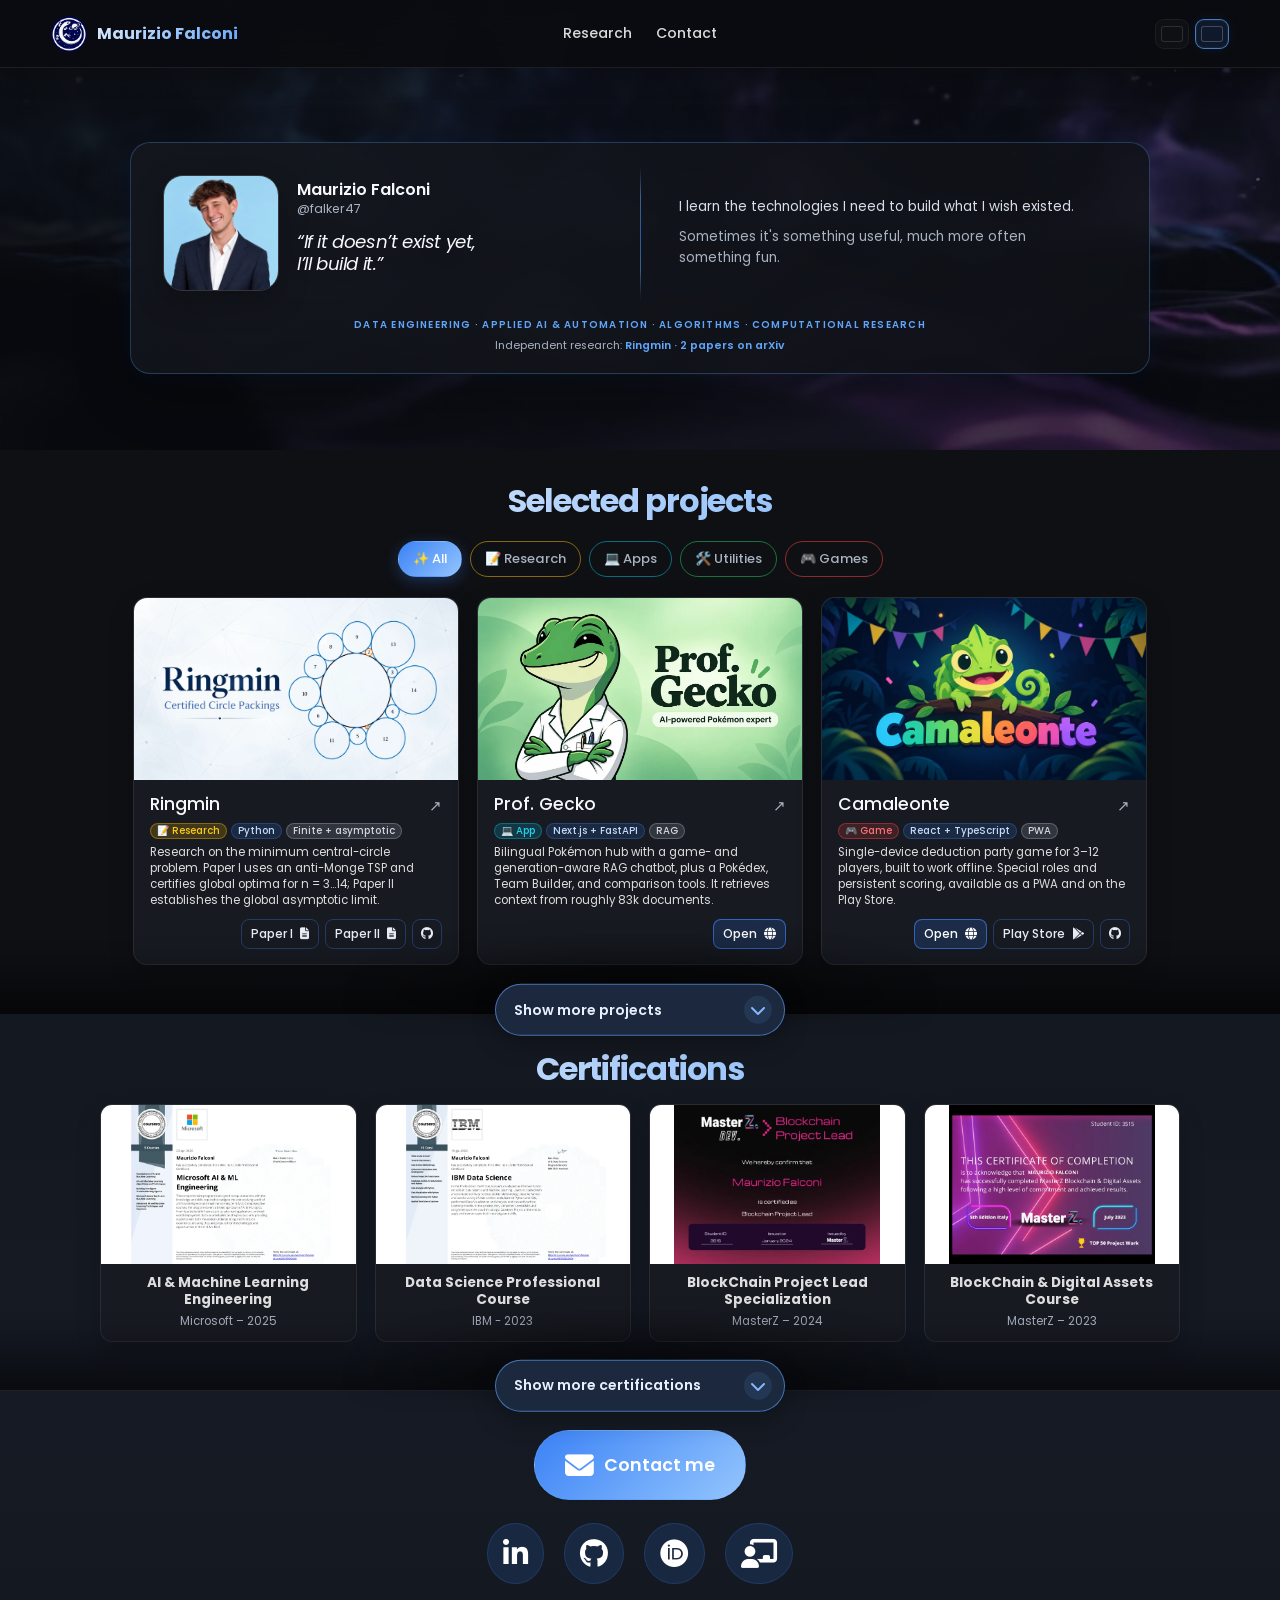
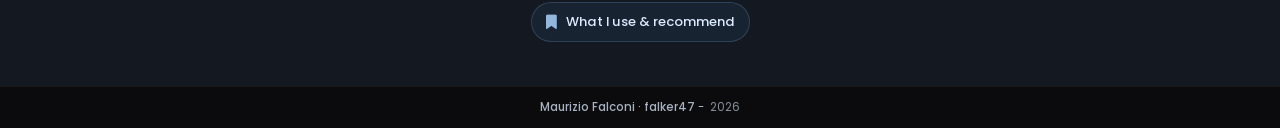
<file: index.html>
<!doctype html>
<html lang="it">
  <head>
    <meta charset="UTF-8" />
    <meta name="viewport" content="width=device-width, initial-scale=1.0" />
    <meta http-equiv="Cache-Control" content="no-cache, no-store, must-revalidate" />
    <meta http-equiv="Pragma" content="no-cache" />
    <meta http-equiv="Expires" content="0" />
    <title>Maurizio Falconi (falker47) — Nexus Portfolio</title>
    <meta name="description" content="Nexus Portfolio di Maurizio Falconi (falker47): Data Engineering, AI applicata, automazione e Ringmin, programma di ricerca in geometria computazionale con due paper su arXiv." />
    <meta name="author" content="Maurizio Falconi (falker47)" />
    <link rel="canonical" href="https://falker47.github.io/Nexus-portfolio/" />
    <meta name="google-site-verification" content="ZOWij9OnT_HZBDPG4FcCeEwF5m7MvFjqJuK53YtkCWw" />
    <!-- Link al file CSS -->
    <link rel="stylesheet" href="style.css?v=20261020-balanced-section-rhythm-v4" />

    <!-- Favicons -->
    <link
      href="assets/branding/falkerlogo.png"
      rel="icon"
      type="image/png"
    />
    <link
      href="assets/branding/falkerlogo.png"
      rel="apple-touch-icon"
    />
    <!-- Open Graph -->
    <meta property="og:type" content="website" />
    <meta property="og:site_name" content="Nexus Portfolio" />
    <meta property="og:title" content="Maurizio Falconi (falker47) — Nexus Portfolio" />
    <meta property="og:description" content="Data Engineering, Applied AI & Automation e Ringmin: ricerca indipendente in geometria computazionale con due paper su arXiv." />
    <meta property="og:url" content="https://falker47.github.io/Nexus-portfolio/" />
    <meta
      property="og:image"
      content="https://falker47.github.io/Nexus-portfolio/assets/profile/maurizio-falconi-falker47.webp"
    />
    <!-- Twitter Card -->
    <meta name="twitter:card" content="summary_large_image" />
    <meta name="twitter:title" content="Maurizio Falconi (falker47) — Nexus Portfolio" />
    <meta name="twitter:description" content="Data Engineering, Applied AI & Automation e Ringmin: ricerca indipendente in geometria computazionale con due paper su arXiv." />
    <meta
      name="twitter:image"
      content="https://falker47.github.io/Nexus-portfolio/assets/profile/maurizio-falconi-falker47.webp"
    />
    <!-- Structured data: personal entity / profile -->
    <script type="application/ld+json">
      {
        "@context": "https://schema.org",
        "@type": "ProfilePage",
        "@id": "https://falker47.github.io/Nexus-portfolio/#profile",
        "url": "https://falker47.github.io/Nexus-portfolio/",
        "name": "Maurizio Falconi — Nexus Portfolio",
        "primaryImageOfPage": "https://falker47.github.io/Nexus-portfolio/assets/profile/maurizio-falconi-falker47.webp",
        "mainEntity": {
          "@type": "Person",
          "@id": "https://falker47.github.io/#person",
          "name": "Maurizio Falconi",
          "alternateName": "falker47",
          "url": "https://falker47.github.io/",
          "image": "https://falker47.github.io/Nexus-portfolio/assets/profile/maurizio-falconi-falker47.webp",
          "jobTitle": "Data Engineer",
          "description": "Maurizio Falconi, known online as falker47, is a Data Engineer and independent researcher focused on Applied AI, automation, algorithms and computational geometry, including the two-paper Ringmin research program.",
          "sameAs": [
            "https://github.com/falker47",
            "https://www.linkedin.com/in/mauriziofalconi/",
            "https://www.instagram.com/falker47/",
            "https://orcid.org/0009-0005-3162-3651",
            "https://scholar.google.com/citations?user=5xHRNvoAAAAJ",
            "https://oeis.org/wiki/User:Maurizio_Falconi"
          ],
          "knowsAbout": [
            "Data Engineering",
            "Applied AI & Automation",
            "Algorithms",
            "Computational Research",
            "Computational Geometry",
            "Ringmin"
          ],
          "subjectOf": [
            {
              "@type": "CollectionPage",
              "name": "Ringmin research and publications",
              "url": "https://falker47.github.io/Nexus-portfolio/research.html"
            },
            {
              "@type": "ScholarlyArticle",
              "name": "Arranging circles of radii 1,2,...,n around a central circle: a Supnick TSP and certified finite optima",
              "url": "https://arxiv.org/abs/2607.28654"
            },
            {
              "@type": "ScholarlyArticle",
              "name": "Minimum central circles: an effective characterization of the global asymptotic constant",
              "url": "https://arxiv.org/abs/2609.13630"
            }
          ]
        }
      }
    </script>
    <!-- Importazione Google Fonts -->
    <link rel="preconnect" href="https://fonts.googleapis.com" />
    <link rel="preconnect" href="https://fonts.gstatic.com" crossorigin />
    <link
      href="https://fonts.googleapis.com/css2?family=Poppins:ital,wght@0,300;0,400;0,600;1,400;1,500&display=swap"
      rel="stylesheet"
    />
    <!-- Preload Hero Poster -->
    <link
      rel="preload"
      href="assets/hero/poster.webp"
      as="image"
      fetchpriority="high"
    />
    <!-- Font Awesome -->
    <link
      rel="stylesheet"
      href="https://cdnjs.cloudflare.com/ajax/libs/font-awesome/6.4.0/css/all.min.css"
      crossorigin="anonymous"
      referrerpolicy="no-referrer"
    />

  </head>

  <body>
    <!-- Scroll Progress Bar -->
    <div class="scroll-progress"></div>

    <!-- Navbar -->
    <nav class="navbar" aria-label="Navigazione principale">
      <a class="logo" href="#hero" aria-label="Maurizio Falconi — Home">
        <img src="assets/branding/falkerlogo.webp" alt="" class="logo-img" />
        <span>Maurizio Falconi</span>
      </a>

      <ul class="nav-links" id="primary-nav">
        <li><a href="research.html" data-i18n="navResearch">Ricerca</a></li>
        <li><a href="#contact" data-i18n="navContact">Contatti</a></li>
      </ul>

      <div class="nav-actions">
        <div class="language-toggle" role="group" aria-label="Language selection">
          <button
            class="lang-option"
            type="button"
            data-lang="it"
            aria-label="Italiano"
            aria-pressed="true"
            title="Italiano"
          >
            <span class="lang-flag lang-flag--it" aria-hidden="true"></span>
          </button>
          <button
            class="lang-option"
            type="button"
            data-lang="en"
            aria-label="English"
            aria-pressed="false"
            title="English"
          >
            <span class="lang-flag lang-flag--en" aria-hidden="true"></span>
          </button>
        </div>

        <button
          class="nav-toggle"
          type="button"
          aria-label="Apri menu"
          aria-controls="primary-nav"
          aria-expanded="false"
        >
          <span></span>
          <span></span>
          <span></span>
        </button>
      </div>
    </nav>

    <!-- Compact portfolio intro -->
    <section class="hero intro" id="hero">
      <video
        autoplay
        muted
        loop
        playsinline
        preload="auto"
        id="hero-video"
        poster="assets/hero/poster.webp"
      >
        <source src="assets/hero/video.webm" type="video/webm" />
        Il tuo browser non supporta il video.
      </video>
      <div class="hero-overlay"></div>

      <div class="hero-content">
        <div class="hero-card hero-quote-card">
          <div class="hero-main">
            <div class="hero-post">
              <img
                class="hero-profile-photo"
                src="assets/profile/maurizio-falconi-falker47.webp"
                alt="Maurizio Falconi (falker47)"
                width="132"
                height="132"
                fetchpriority="high"
                decoding="async"
              />

              <div class="hero-identity-copy">
                <strong>Maurizio Falconi</strong>
                <span>@falker47</span>
              </div>

              <blockquote class="hero-quote">
                <h1 data-i18n="heroTitle">“Se ancora non esiste,<br />allora lo costruisco.”</h1>
              </blockquote>
            </div>

            <div class="hero-divider" aria-hidden="true"></div>

            <p class="hero-description">
              <span data-i18n="heroDescriptionLead">
                Imparo le tecnologie che servono a costruire ciò che vorrei esistesse.
              </span>
              <span data-i18n="heroDescriptionTail">
                A volte è qualcosa di utile, molto più spesso qualcosa di divertente.
              </span>
            </p>
          </div>

          <p class="hero-kicker" data-i18n="heroKicker">
            Ingegneria dei dati · Automazione e AI applicata · Algoritmi · Ricerca computazionale
          </p>
          <p class="hero-research" data-i18n="heroResearch">
            Ricerca indipendente: <a href="research.html">Ringmin · 2 paper su arXiv</a>
          </p>
        </div>
      </div>
    </section>

    <!-- Sezione Progetti -->
    <section class="projects" id="projects">
      <h2 data-i18n="projectsTitle" class="section-title">Progetti</h2>

      <!-- Project Filter -->
      <div class="project-filter">
        <button class="filter-btn active" data-filter="all" data-i18n="filterAll">✨ Tutti</button>
        <button class="filter-btn" data-filter="research" data-i18n="filterResearch">📝 Ricerca</button>
        <button class="filter-btn" data-filter="app" data-i18n="filterProducts">💻 App</button>
        <button class="filter-btn" data-filter="utility" data-i18n="filterUtilities">🛠️ Utility</button>
        <button class="filter-btn" data-filter="game" data-i18n="filterGames">🎮 Giochi</button>
      </div>

      <!-- Projects are dynamically rendered via JS -->
      <div class="project-grid" id="project-grid"></div>

      <div class="section-toggle-wrap project-toggle-wrap">
        <button
          class="section-toggle"
          id="projects-toggle"
          type="button"
          aria-expanded="false"
          aria-controls="project-grid"
        >
          <span class="section-toggle-label" data-i18n="showAllProjects">Mostra altri progetti</span>
          <i class="fas fa-chevron-down" aria-hidden="true"></i>
        </button>
      </div>
    </section>

    <!-- Sezione Certificazioni -->
    <section class="certifications" id="certifications">
      <div class="certifications-container">
        <h2 data-i18n="Certifications">Certificazioni</h2>

        <div class="certification-list" id="certification-list">
          <!-- Certifications are dynamically rendered via JS -->
        </div>

        <div class="section-toggle-wrap certification-toggle-wrap">
          <button
            class="section-toggle"
            id="certifications-toggle"
            type="button"
            aria-expanded="false"
            aria-controls="certification-list"
          >
            <span class="section-toggle-label" data-i18n="showAllCertifications">Mostra altre certificazioni</span>
            <i class="fas fa-chevron-down" aria-hidden="true"></i>
          </button>
        </div>
      </div>
    </section>

    <!-- Lightbox Modal -->
    <div id="cert-modal" class="cert-modal" role="dialog" aria-modal="true" aria-label="Certificate preview">
      <span class="cert-modal-close" role="button" aria-label="Close">&times;</span>
      <img class="cert-modal-content" id="modal-img" alt="Certificate full view" />
    </div>

    <!-- Sezione Contatti -->
    <section class="contact" id="contact">
      <div class="contact-mail-container">
        <a class="contact-mail" href="mailto:maurizio.falconi47@gmail.com">
          <i class="fas fa-envelope"></i>
          <span data-i18n="contactMail">Contattami</span>
        </a>
      </div>

      <div class="contact-socials">
        <a
          class="contact-social"
          href="https://www.linkedin.com/in/mauriziofalconi/"
          target="_blank"
          rel="noopener noreferrer"
          aria-label="LinkedIn"
        >
          <i class="fab fa-linkedin-in"></i>
        </a>
        <a
          class="contact-social"
          href="https://github.com/falker47"
          target="_blank"
          rel="noopener noreferrer"
          aria-label="GitHub"
        >
          <i class="fab fa-github"></i>
        </a>
        <a
          class="contact-social"
          href="https://orcid.org/0009-0005-3162-3651"
          target="_blank"
          rel="noopener noreferrer"
          aria-label="ORCID"
          title="ORCID"
        >
          <i class="fab fa-orcid"></i>
        </a>
        <!-- Google Scholar temporarily hidden; retained for future use.
        <a
          class="contact-social"
          href="https://scholar.google.com/citations?user=5xHRNvoAAAAJ"
          target="_blank"
          rel="noopener noreferrer"
          aria-label="Google Scholar"
          title="Google Scholar"
        >
          <i class="fas fa-graduation-cap"></i>
        </a>
        -->
        <a
          class="contact-social"
          href="https://www.letuelezioni.it/insegnanti/maurizio-falconi.htm"
          target="_blank"
          rel="noopener noreferrer"
          aria-label="Tutoring"
        >
          <i class="fas fa-chalkboard-teacher"></i>
        </a>
      </div>

      <div class="contact-recommendations-container">
        <a class="contact-recommendations" href="consigli.html">
          <i class="fas fa-bookmark" aria-hidden="true"></i>
          <span data-i18n="contactRecommendations">Cosa utilizzo e consiglio</span>
        </a>
      </div>
    </section>

    <!-- Footer -->
    <!-- Footer -->
    <footer class="site-footer">
      <p>
        <a href="https://falker47.github.io/" rel="author">
          <span data-i18n="footerName">Maurizio Falconi</span> · falker47
        </a>
        <span class="footer-separator" aria-hidden="true">&nbsp;-&nbsp;</span>
        <span id="currentYear"></span>
      </p>
    </footer>

    <!-- Back to Top Button -->
    <button class="back-to-top" aria-label="Torna su">
      <i class="fas fa-arrow-up"></i>
    </button>

    <!-- Link al file JavaScript -->
    <script src="js/translations.js?v=20261020-expander-pill-v1"></script>
    <script src="js/certifications-data.js?v=20261013-webp-v1"></script>
    <script src="js/projects-data.js?v=20261013-webp-v1"></script>
    <script src="script.js?v=20261013-webp-v1"></script>
  </body>
</html>
</file>
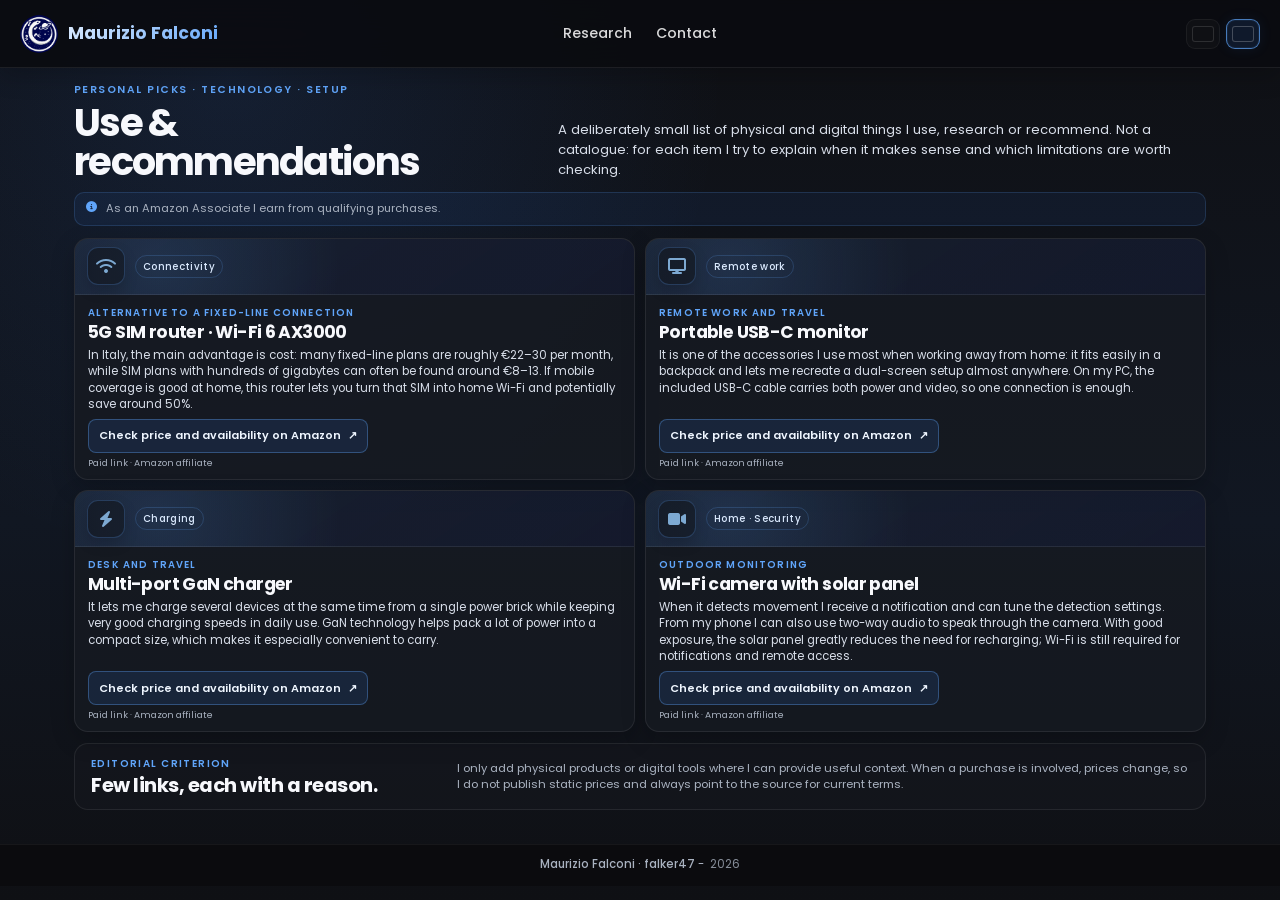
<file: consigli.html>
<!doctype html>
<html lang="it">
  <head>
    <meta charset="UTF-8" />
    <meta name="viewport" content="width=device-width, initial-scale=1.0" />
    <title>Cosa utilizzo e consiglio — Maurizio Falconi (falker47)</title>
    <meta
      name="description"
      content="Una selezione personale di tecnologia e prodotti che trovo interessanti, con contesto, limiti e link affiliati Amazon quando indicato."
    />
    <meta name="author" content="Maurizio Falconi (falker47)" />
    <link rel="canonical" href="https://falker47.github.io/Nexus-portfolio/consigli.html" />

    <link rel="stylesheet" href="style.css?v=20261003-footer-centered-v2" />
    <link rel="stylesheet" href="consigli.css?v=20261004-dense-v2" />

    <link
      href="https://i.postimg.cc/rmCxjswj/main-falker-logo-gecko-transparent-minimal.png"
      rel="icon"
    />

    <meta property="og:type" content="website" />
    <meta property="og:site_name" content="Nexus Portfolio" />
    <meta property="og:title" content="Cosa utilizzo e consiglio — Maurizio Falconi (falker47)" />
    <meta
      property="og:description"
      content="Una piccola selezione personale di tecnologia e prodotti, con il contesto per capire quando hanno senso."
    />
    <meta property="og:url" content="https://falker47.github.io/Nexus-portfolio/consigli.html" />
    <meta
      property="og:image"
      content="https://i.postimg.cc/KY9JyDdC/main-falker-logo-gecko-circle-night-blue-2.png"
    />
    <meta name="twitter:card" content="summary_large_image" />
    <meta name="twitter:title" content="Uso & consiglio — Maurizio Falconi (falker47)" />
    <meta
      name="twitter:description"
      content="Una piccola selezione personale di tecnologia e prodotti, con il contesto per capire quando hanno senso."
    />
    <meta
      name="twitter:image"
      content="https://i.postimg.cc/KY9JyDdC/main-falker-logo-gecko-circle-night-blue-2.png"
    />

    <link rel="preconnect" href="https://fonts.googleapis.com" />
    <link rel="preconnect" href="https://fonts.gstatic.com" crossorigin />
    <link
      href="https://fonts.googleapis.com/css2?family=Poppins:ital,wght@0,300;0,400;0,500;0,600;1,400&display=swap"
      rel="stylesheet"
    />
    <link
      rel="stylesheet"
      href="https://cdnjs.cloudflare.com/ajax/libs/font-awesome/6.4.0/css/all.min.css"
      crossorigin="anonymous"
      referrerpolicy="no-referrer"
    />
  </head>

  <body class="recommendations-page">
    <div class="scroll-progress"></div>

    <nav class="navbar" aria-label="Navigazione principale">
      <a class="logo" href="index.html#hero" aria-label="Maurizio Falconi — Home">
        <img src="assets/branding/falkerlogo.webp" alt="" class="logo-img" />
        <span>Maurizio Falconi</span>
      </a>

      <ul class="nav-links" id="primary-nav">
        <li><a href="research.html" data-i18n="navResearch">Ricerca</a></li>
        <li><a href="index.html#contact" data-i18n="navContact">Contatti</a></li>
      </ul>

      <div class="nav-actions">
        <div class="language-toggle" role="group" aria-label="Language selection">
          <button
            class="lang-option"
            type="button"
            data-lang="it"
            aria-label="Italiano"
            aria-pressed="true"
            title="Italiano"
          >
            <span class="lang-flag lang-flag--it" aria-hidden="true"></span>
          </button>
          <button
            class="lang-option"
            type="button"
            data-lang="en"
            aria-label="English"
            aria-pressed="false"
            title="English"
          >
            <span class="lang-flag lang-flag--en" aria-hidden="true"></span>
          </button>
        </div>

        <button
          class="nav-toggle"
          type="button"
          aria-label="Apri menu"
          aria-controls="primary-nav"
          aria-expanded="false"
        >
          <span></span>
          <span></span>
          <span></span>
        </button>
      </div>
    </nav>

    <main class="recommendations-main">
      <section class="recommendations-intro" aria-labelledby="recommendations-title">
        <p class="recommendations-kicker" data-i18n="recommendationsKicker">
          Scelte personali · Tecnologia · Setup
        </p>
        <h1 id="recommendations-title" data-i18n="recommendationsTitle">Cosa utilizzo e consiglio</h1>
        <p data-i18n="recommendationsIntro">
          Una lista volutamente piccola di cose fisiche e digitali che uso, studio o consiglio.
          Non un catalogo: per ogni elemento provo a spiegare quando ha senso e quali limiti controllare.
        </p>
      </section>

      <aside class="affiliate-disclosure" aria-label="Informativa affiliazione">
        <i class="fas fa-circle-info" aria-hidden="true"></i>
        <p data-i18n="recommendationsDisclosure">
          In qualità di Affiliato Amazon io ricevo un guadagno dagli acquisti idonei.
        </p>
      </aside>

      <section class="recommendations-list" aria-label="Prodotti consigliati">
        <article class="recommendation-card">
          <div class="recommendation-visual" aria-hidden="true">
            <div class="recommendation-visual-icon">
              <i class="fas fa-wifi"></i>
            </div>
            <span class="recommendation-category" data-i18n="recommendationsCategoryConnectivity">
              Connettività
            </span>
          </div>

          <div class="recommendation-content">
            <p class="recommendation-eyebrow" data-i18n="recommendationsRouterEyebrow">
              Alternativa alla linea fissa
            </p>
            <h2 data-i18n="recommendationsRouterTitle">Router 5G con SIM · Wi-Fi 6 AX3000</h2>
            <p class="recommendation-summary" data-i18n="recommendationsRouterSummary">
              In Italia il vantaggio principale è economico: molte offerte di rete fissa stanno nell'ordine
              di 22–30 € al mese, mentre SIM con centinaia di GB si trovano spesso intorno a 8–13 €.
              Se hai una buona copertura mobile in casa, questo router ti permette di trasformare quella SIM
              in Wi-Fi domestico e puntare a un risparmio nell'ordine del 50%.
            </p>

            <div class="recommendation-actions">
              <a class="recommendation-cta" href="https://link.amazon/B01Um942w" target="_blank" rel="sponsored noopener noreferrer">
                <span data-i18n="recommendationsAmazonCta">Controlla prezzo e disponibilità su Amazon</span>
                <span aria-hidden="true">↗</span>
              </a>
              <span class="affiliate-label" data-i18n="recommendationsAffiliateLabel">Link a pagamento · affiliazione Amazon</span>
            </div>
          </div>
        </article>

        <article class="recommendation-card">
          <div class="recommendation-visual" aria-hidden="true">
            <div class="recommendation-visual-icon">
              <i class="fas fa-display"></i>
            </div>
            <span class="recommendation-category" data-i18n="recommendationsCategorySmartWorking">
              Smart working
            </span>
          </div>

          <div class="recommendation-content">
            <p class="recommendation-eyebrow" data-i18n="recommendationsMonitorEyebrow">
              Smart working e viaggi
            </p>
            <h2 data-i18n="recommendationsMonitorTitle">Monitor portatile USB-C</h2>
            <p class="recommendation-summary" data-i18n="recommendationsMonitorSummary">
              È uno degli accessori che uso di più quando lavoro fuori casa: entra facilmente nello zaino
              e permette di ricreare un setup a doppio schermo quasi ovunque. Sul mio PC il cavo USB-C
              incluso porta insieme alimentazione e segnale video, quindi basta un solo collegamento.
            </p>

            <div class="recommendation-actions">
              <a class="recommendation-cta" href="https://link.amazon/B0cuqIZyw" target="_blank" rel="sponsored noopener noreferrer">
                <span data-i18n="recommendationsAmazonCta">Controlla prezzo e disponibilità su Amazon</span>
                <span aria-hidden="true">↗</span>
              </a>
              <span class="affiliate-label" data-i18n="recommendationsAffiliateLabel">Link a pagamento · affiliazione Amazon</span>
            </div>
          </div>
        </article>

        <article class="recommendation-card">
          <div class="recommendation-visual" aria-hidden="true">
            <div class="recommendation-visual-icon">
              <i class="fas fa-bolt"></i>
            </div>
            <span class="recommendation-category" data-i18n="recommendationsCategoryCharging">
              Ricarica
            </span>
          </div>

          <div class="recommendation-content">
            <p class="recommendation-eyebrow" data-i18n="recommendationsChargerEyebrow">
              Scrivania e viaggi
            </p>
            <h2 data-i18n="recommendationsChargerTitle">Caricatore multiplo GaN</h2>
            <p class="recommendation-summary" data-i18n="recommendationsChargerSummary">
              Mi permette di caricare più dispositivi contemporaneamente con un solo alimentatore e,
              nell'uso quotidiano, mantiene velocità di ricarica molto buone. La tecnologia GaN aiuta
              a concentrare molta potenza in dimensioni contenute, quindi è particolarmente comodo da portare.
            </p>

            <div class="recommendation-actions">
              <a class="recommendation-cta" href="https://link.amazon/B04ikrTOS" target="_blank" rel="sponsored noopener noreferrer">
                <span data-i18n="recommendationsAmazonCta">Controlla prezzo e disponibilità su Amazon</span>
                <span aria-hidden="true">↗</span>
              </a>
              <span class="affiliate-label" data-i18n="recommendationsAffiliateLabel">Link a pagamento · affiliazione Amazon</span>
            </div>
          </div>
        </article>

        <article class="recommendation-card">
          <div class="recommendation-visual" aria-hidden="true">
            <div class="recommendation-visual-icon">
              <i class="fas fa-video"></i>
            </div>
            <span class="recommendation-category" data-i18n="recommendationsCategoryHomeSecurity">
              Casa · Sicurezza
            </span>
          </div>

          <div class="recommendation-content">
            <p class="recommendation-eyebrow" data-i18n="recommendationsCameraEyebrow">
              Monitoraggio esterno
            </p>
            <h2 data-i18n="recommendationsCameraTitle">Telecamera Wi-Fi con pannello solare</h2>
            <p class="recommendation-summary" data-i18n="recommendationsCameraSummary">
              Al rilevamento di un movimento ricevo una notifica e posso configurare i parametri di rilevazione.
              Dallo smartphone posso anche usare l'audio bidirezionale per parlare attraverso la telecamera.
              Con buona esposizione, il pannello solare riduce molto la necessità di ricariche; per notifiche
              e controllo remoto serve comunque il Wi-Fi.
            </p>

            <div class="recommendation-actions">
              <a class="recommendation-cta" href="https://link.amazon/B0h5EUEl1" target="_blank" rel="sponsored noopener noreferrer">
                <span data-i18n="recommendationsAmazonCta">Controlla prezzo e disponibilità su Amazon</span>
                <span aria-hidden="true">↗</span>
              </a>
              <span class="affiliate-label" data-i18n="recommendationsAffiliateLabel">Link a pagamento · affiliazione Amazon</span>
            </div>
          </div>
        </article>
      </section>

      <section class="recommendations-principles" aria-labelledby="principles-title">
        <div>
          <p class="recommendations-kicker" data-i18n="recommendationsPrinciplesKicker">
            Criterio editoriale
          </p>
          <h2 id="principles-title" data-i18n="recommendationsPrinciplesTitle">
            Pochi link, con un motivo.
          </h2>
        </div>
        <p data-i18n="recommendationsPrinciplesText">
          Inserisco qui solo prodotti fisici o strumenti digitali sui quali posso aggiungere un contesto utile.
          Quando si tratta di acquisti, i prezzi cambiano: per questo non pubblico prezzi statici e rimando
          sempre alla fonte per condizioni aggiornate.
        </p>
      </section>
    </main>

    <!-- Footer -->
    <!-- Footer -->
    <footer class="site-footer">
      <p>
        <a href="https://falker47.github.io/" rel="author">
          <span data-i18n="footerName">Maurizio Falconi</span> · falker47
        </a>
        <span class="footer-separator" aria-hidden="true">&nbsp;-&nbsp;</span>
        <span id="currentYear"></span>
      </p>
    </footer>

    <button class="back-to-top" aria-label="Torna su">
      <i class="fas fa-arrow-up"></i>
    </button>

    <script src="js/translations.js?v=20261001-router-savings-v4"></script>
    <script src="script.js?v=20261003-shared-language-v1"></script>
  </body>
</html>
</file>
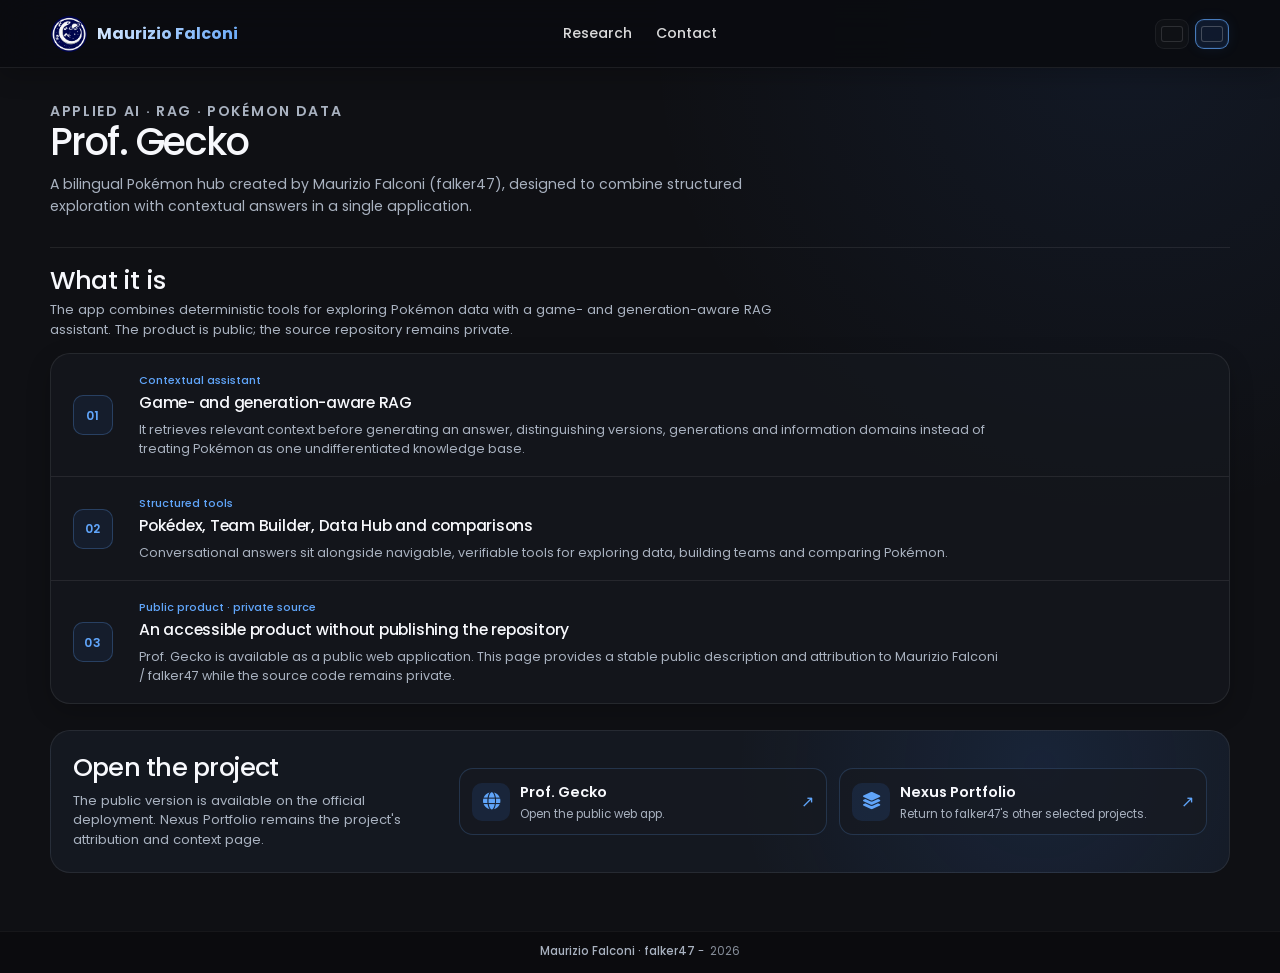
<file: prof-gecko.html>
<!doctype html>
<html lang="it">
  <head>
    <meta charset="UTF-8" />
    <meta name="viewport" content="width=device-width, initial-scale=1.0" />
    <title>Prof. Gecko — Maurizio Falconi (falker47)</title>
    <meta
      name="description"
      content="Prof. Gecko è un'app web Pokémon bilingue creata da Maurizio Falconi (falker47), con assistente RAG, Pokédex, Team Builder, Data Hub e strumenti di confronto."
    />
    <meta name="author" content="Maurizio Falconi (falker47)" />
    <link rel="canonical" href="https://falker47.github.io/Nexus-portfolio/prof-gecko.html" />
    <link rel="stylesheet" href="style.css?v=20261005-ringmin-entity-v1" />
    <link rel="stylesheet" href="research.css?v=20261003-compact-research-v1" />
    <link href="assets/branding/falkerlogo.png" rel="icon" type="image/png" />

    <meta property="og:type" content="website" />
    <meta property="og:site_name" content="Nexus Portfolio" />
    <meta property="og:title" content="Prof. Gecko — Maurizio Falconi (falker47)" />
    <meta
      property="og:description"
      content="Bilingual Pokémon knowledge app by Maurizio Falconi (falker47): RAG assistant, Pokédex, Team Builder, Data Hub and comparison tools."
    />
    <meta property="og:url" content="https://falker47.github.io/Nexus-portfolio/prof-gecko.html" />
    <meta
      property="og:image"
      content="https://falker47.github.io/Nexus-portfolio/assets/projects/prof-gecko.jpg"
    />

    <meta name="twitter:card" content="summary_large_image" />
    <meta name="twitter:title" content="Prof. Gecko — Maurizio Falconi (falker47)" />
    <meta
      name="twitter:description"
      content="Bilingual Pokémon knowledge app by Maurizio Falconi (falker47): RAG assistant, Pokédex, Team Builder, Data Hub and comparison tools."
    />
    <meta
      name="twitter:image"
      content="https://falker47.github.io/Nexus-portfolio/assets/projects/prof-gecko.jpg"
    />

    <script type="application/ld+json">
      {
        "@context": "https://schema.org",
        "@graph": [
          {
            "@type": "Person",
            "@id": "https://falker47.github.io/#person",
            "name": "Maurizio Falconi",
            "alternateName": "falker47",
            "url": "https://falker47.github.io/",
            "sameAs": [
              "https://github.com/falker47",
              "https://www.linkedin.com/in/mauriziofalconi/",
              "https://orcid.org/0009-0005-3162-3651",
              "https://scholar.google.com/citations?user=5xHRNvoAAAAJ",
              "https://oeis.org/wiki/User:Maurizio_Falconi"
            ]
          },
          {
            "@type": "WebPage",
            "@id": "https://falker47.github.io/Nexus-portfolio/prof-gecko.html#page",
            "url": "https://falker47.github.io/Nexus-portfolio/prof-gecko.html",
            "name": "Prof. Gecko — Maurizio Falconi (falker47)",
            "about": {
              "@id": "https://falker47.github.io/Nexus-portfolio/prof-gecko.html#app"
            }
          },
          {
            "@type": "SoftwareApplication",
            "@id": "https://falker47.github.io/Nexus-portfolio/prof-gecko.html#app",
            "name": "Prof. Gecko",
            "applicationCategory": "ReferenceApplication",
            "operatingSystem": "Web",
            "inLanguage": ["it", "en"],
            "url": "https://profgecko.vercel.app/",
            "sameAs": "https://profgecko.vercel.app/",
            "image": "https://falker47.github.io/Nexus-portfolio/assets/projects/prof-gecko.jpg",
            "description": "A bilingual Pokémon knowledge application with a game- and generation-aware RAG assistant, Pokédex, Team Builder, Data Hub and comparison tools.",
            "author": {
              "@id": "https://falker47.github.io/#person"
            },
            "creator": {
              "@id": "https://falker47.github.io/#person"
            },
            "mainEntityOfPage": {
              "@id": "https://falker47.github.io/Nexus-portfolio/prof-gecko.html#page"
            }
          }
        ]
      }
    </script>

    <link rel="preconnect" href="https://fonts.googleapis.com" />
    <link rel="preconnect" href="https://fonts.gstatic.com" crossorigin />
    <link
      href="https://fonts.googleapis.com/css2?family=Poppins:ital,wght@0,300;0,400;0,500;0,600;1,400&display=swap"
      rel="stylesheet"
    />
    <link
      rel="stylesheet"
      href="https://cdnjs.cloudflare.com/ajax/libs/font-awesome/6.4.0/css/all.min.css"
      crossorigin="anonymous"
      referrerpolicy="no-referrer"
    />
  </head>

  <body class="research-page">
    <nav class="navbar" aria-label="Navigazione principale">
      <a class="logo" href="index.html#hero" aria-label="Maurizio Falconi — Home">
        <img src="assets/branding/falkerlogo.webp" alt="" class="logo-img" />
        <span>Maurizio Falconi</span>
      </a>

      <ul class="nav-links" id="primary-nav">
        <li><a href="research.html" data-i18n="navResearch">Ricerca</a></li>
        <li><a href="index.html#contact" data-i18n="navContact">Contatti</a></li>
      </ul>

      <div class="nav-actions">
        <div class="language-toggle" role="group" aria-label="Language selection">
          <button class="lang-option" type="button" data-lang="it" aria-label="Italiano" aria-pressed="true" title="Italiano">
            <span class="lang-flag lang-flag--it" aria-hidden="true"></span>
          </button>
          <button class="lang-option" type="button" data-lang="en" aria-label="English" aria-pressed="false" title="English">
            <span class="lang-flag lang-flag--en" aria-hidden="true"></span>
          </button>
        </div>
        <button class="nav-toggle" type="button" aria-label="Apri menu" aria-controls="primary-nav" aria-expanded="false">
          <span></span><span></span><span></span>
        </button>
      </div>
    </nav>

    <main class="research-main">
      <section class="research-intro" aria-labelledby="prof-gecko-title">
        <p class="research-kicker" data-i18n="profGeckoKicker">Applied AI · RAG · Pokémon data</p>
        <h1 id="prof-gecko-title">Prof. Gecko</h1>
        <p data-i18n="profGeckoIntro">
          Un hub Pokémon bilingue creato da Maurizio Falconi (falker47), pensato per unire consultazione strutturata e risposte contestuali in un'unica applicazione.
        </p>
      </section>

      <section class="research-program" aria-labelledby="prof-gecko-overview">
        <div class="research-program-heading">
          <h2 id="prof-gecko-overview" data-i18n="profGeckoOverviewTitle">Che cos'è</h2>
          <p data-i18n="profGeckoOverviewIntro">
            L'app combina strumenti deterministici per esplorare dati Pokémon con un assistente RAG sensibile a gioco e generazione. Il prodotto è pubblico; il repository sorgente resta privato.
          </p>
        </div>

        <div class="publication-list">
          <article class="publication-row">
            <div class="publication-marker" aria-hidden="true">01</div>
            <div class="publication-main">
              <p class="publication-bibliography" data-i18n="profGeckoFeature1Meta">Assistente contestuale</p>
              <h3 data-i18n="profGeckoFeature1Title">RAG consapevole di gioco e generazione</h3>
              <p class="publication-description" data-i18n="profGeckoFeature1Text">
                Recupera il contesto pertinente prima di generare la risposta, distinguendo versioni, generazioni e domini informativi invece di trattare Pokémon come un'unica base dati indistinta.
              </p>
            </div>
          </article>

          <article class="publication-row">
            <div class="publication-marker" aria-hidden="true">02</div>
            <div class="publication-main">
              <p class="publication-bibliography" data-i18n="profGeckoFeature2Meta">Strumenti strutturati</p>
              <h3 data-i18n="profGeckoFeature2Title">Pokédex, Team Builder, Data Hub e confronti</h3>
              <p class="publication-description" data-i18n="profGeckoFeature2Text">
                Le risposte conversazionali sono affiancate da strumenti navigabili e verificabili per consultare dati, costruire squadre e confrontare Pokémon.
              </p>
            </div>
          </article>

          <article class="publication-row">
            <div class="publication-marker" aria-hidden="true">03</div>
            <div class="publication-main">
              <p class="publication-bibliography" data-i18n="profGeckoFeature3Meta">Progetto pubblico · sorgente privata</p>
              <h3 data-i18n="profGeckoFeature3Title">Un prodotto accessibile, senza pubblicare il repository</h3>
              <p class="publication-description" data-i18n="profGeckoFeature3Text">
                Prof. Gecko è disponibile come applicazione web pubblica. Questa pagina documenta in modo stabile il progetto e la sua attribuzione a Maurizio Falconi / falker47, mentre il codice sorgente resta privato.
              </p>
            </div>
          </article>
        </div>
      </section>

      <section class="research-reproducibility" aria-labelledby="prof-gecko-access-title">
        <div class="research-band-heading">
          <h2 id="prof-gecko-access-title" data-i18n="profGeckoAccessTitle">Accedi al progetto</h2>
          <p data-i18n="profGeckoAccessIntro">
            La versione pubblica è disponibile sul deployment ufficiale. Il Nexus Portfolio resta la pagina di attribuzione e contesto del progetto.
          </p>
        </div>

        <div class="research-resource-actions">
          <a class="resource-action" href="https://profgecko.vercel.app/" target="_blank" rel="noopener noreferrer">
            <span class="resource-icon"><i class="fas fa-globe" aria-hidden="true"></i></span>
            <span class="resource-copy">
              <strong data-i18n="profGeckoLiveTitle">Prof. Gecko</strong>
              <small data-i18n="profGeckoLiveDescription">Apri l'app web pubblica.</small>
            </span>
            <span class="resource-arrow" aria-hidden="true">↗</span>
          </a>

          <a class="resource-action" href="index.html#projects">
            <span class="resource-icon"><i class="fas fa-layer-group" aria-hidden="true"></i></span>
            <span class="resource-copy">
              <strong data-i18n="profGeckoPortfolioTitle">Nexus Portfolio</strong>
              <small data-i18n="profGeckoPortfolioDescription">Torna agli altri progetti selezionati di falker47.</small>
            </span>
            <span class="resource-arrow" aria-hidden="true">↗</span>
          </a>
        </div>
      </section>
    </main>

    <footer class="site-footer">
      <p>
        <a href="https://falker47.github.io/" rel="author">
          <span data-i18n="footerName">Maurizio Falconi</span> · falker47
        </a>
        <span class="footer-separator" aria-hidden="true">&nbsp;-&nbsp;</span>
        <span id="currentYear"></span>
      </p>
    </footer>

    <script src="js/translations.js?v=20261005-prof-gecko-page-v1"></script>
    <script src="script.js?v=20261005-prof-gecko-page-v1"></script>
  </body>
</html>
</file>
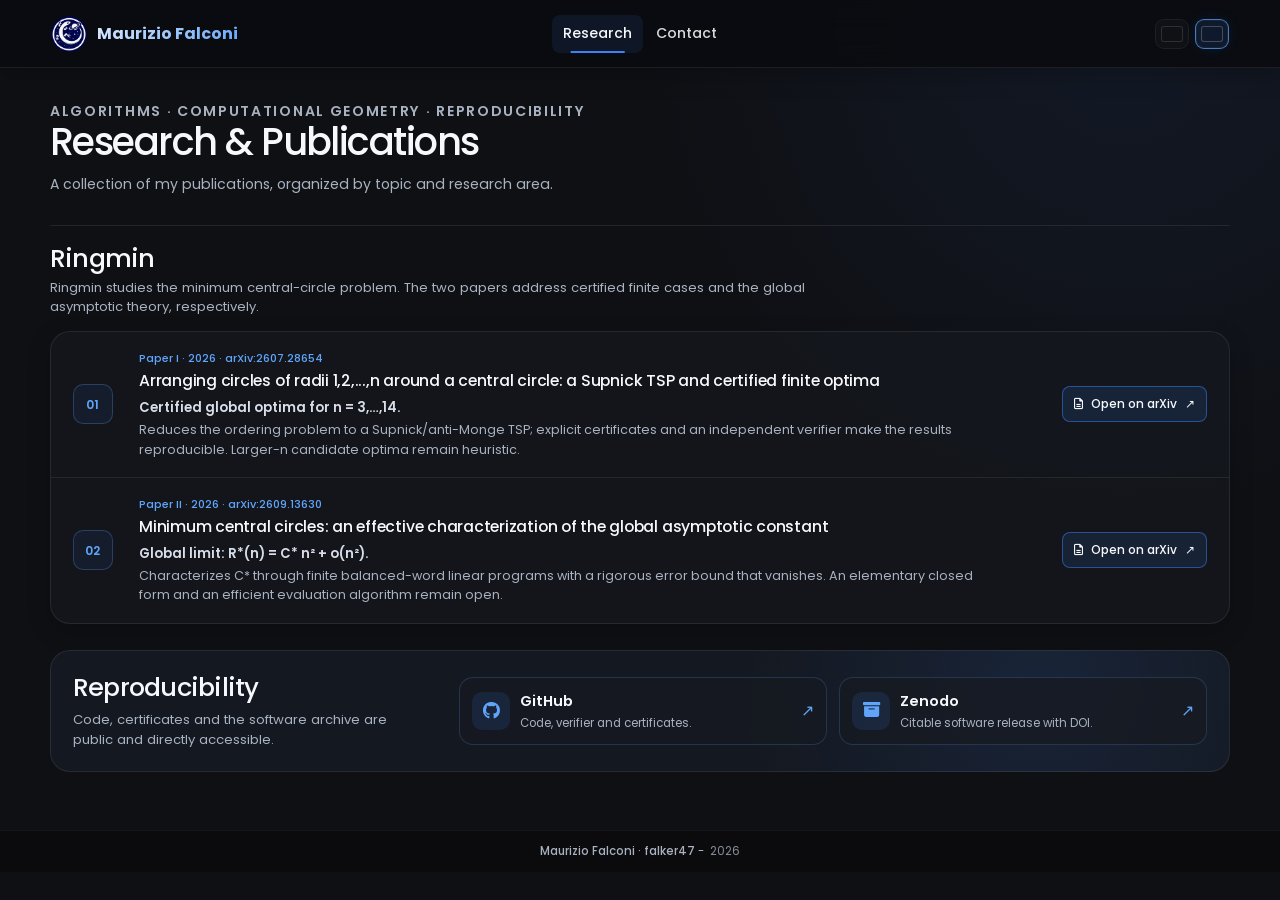
<file: research.html>
<!doctype html>
<html lang="it">
  <head>
    <meta charset="UTF-8" />
    <meta name="viewport" content="width=device-width, initial-scale=1.0" />
    <title>Research & Publications — Maurizio Falconi (falker47)</title>
    <meta
      name="description"
      content="Research by Maurizio Falconi (falker47): Ringmin, two arXiv papers, certified finite optima and global asymptotic theory."
    />
    <meta name="author" content="Maurizio Falconi (falker47)" />
    <link rel="canonical" href="https://falker47.github.io/Nexus-portfolio/research.html" />
    <link rel="stylesheet" href="style.css?v=20261003-footer-centered-v2" />
    <link rel="stylesheet" href="research.css?v=20261003-compact-research-v1" />
    <link
      href="https://falker47.github.io/Nexus-portfolio/assets/branding/falkerlogo.png"
      rel="icon"
    />
    <meta property="og:type" content="website" />
    <meta property="og:site_name" content="Nexus Portfolio" />
    <meta property="og:title" content="Research & Publications — Maurizio Falconi (falker47)" />
    <meta
      property="og:description"
      content="Ringmin: certified finite optimization and global asymptotic theory for the minimum central-circle problem."
    />
    <meta property="og:url" content="https://falker47.github.io/Nexus-portfolio/research.html" />
    <meta
      property="og:image"
      content="https://falker47.github.io/Nexus-portfolio/assets/profile/maurizio-falconi-falker47.webp"
    />
    <meta name="twitter:card" content="summary_large_image" />
    <meta name="twitter:title" content="Research & Publications — Maurizio Falconi (falker47)" />
    <meta
      name="twitter:description"
      content="Ringmin: certified finite optimization and global asymptotic theory for the minimum central-circle problem."
    />
    <meta
      name="twitter:image"
      content="https://falker47.github.io/Nexus-portfolio/assets/profile/maurizio-falconi-falker47.webp"
    />
    <link rel="preconnect" href="https://fonts.googleapis.com" />
    <link rel="preconnect" href="https://fonts.gstatic.com" crossorigin />
    <link
      href="https://fonts.googleapis.com/css2?family=Poppins:ital,wght@0,300;0,400;0,500;0,600;1,400&display=swap"
      rel="stylesheet"
    />
    <link
      rel="stylesheet"
      href="https://cdnjs.cloudflare.com/ajax/libs/font-awesome/6.4.0/css/all.min.css"
      crossorigin="anonymous"
      referrerpolicy="no-referrer"
    />
    <script type="application/ld+json">
      {
        "@context": "https://schema.org",
        "@graph": [
          {
            "@type": "Person",
            "@id": "https://falker47.github.io/#person",
            "name": "Maurizio Falconi",
            "alternateName": "falker47",
            "url": "https://falker47.github.io/",
            "image": "https://falker47.github.io/Nexus-portfolio/assets/profile/maurizio-falconi-falker47.webp",
            "jobTitle": "Data Engineer",
            "description": "Maurizio Falconi, known online as falker47, is a Data Engineer focused on Applied AI, automation, algorithms and computational research.",
            "sameAs": [
              "https://falker47.github.io/Nexus-portfolio/",
              "https://github.com/falker47",
              "https://www.linkedin.com/in/mauriziofalconi/",
              "https://www.instagram.com/falker47/",
              "https://orcid.org/0009-0005-3162-3651",
              "https://scholar.google.com/citations?user=5xHRNvoAAAAJ",
              "https://oeis.org/wiki/User:Maurizio_Falconi"
            ]
          },
          {
            "@type": "CollectionPage",
            "@id": "https://falker47.github.io/Nexus-portfolio/research.html#page",
            "url": "https://falker47.github.io/Nexus-portfolio/research.html",
            "name": "Research & Publications — Maurizio Falconi",
            "about": {
              "@id": "https://falker47.github.io/#person"
            },
            "hasPart": [
              {
                "@id": "https://arxiv.org/abs/2607.28654#article"
              },
              {
                "@id": "https://arxiv.org/abs/2609.13630#article"
              }
            ]
          },
          {
            "@type": "ScholarlyArticle",
            "@id": "https://arxiv.org/abs/2607.28654#article",
            "headline": "Arranging circles of radii 1,2,...,n around a central circle: a Supnick TSP and certified finite optima",
            "identifier": "arXiv:2607.28654",
            "datePublished": "2026",
            "author": {
              "@id": "https://falker47.github.io/#person"
            },
            "url": "https://arxiv.org/abs/2607.28654",
            "sameAs": "https://arxiv.org/abs/2607.28654"
          },
          {
            "@type": "ScholarlyArticle",
            "@id": "https://arxiv.org/abs/2609.13630#article",
            "headline": "Minimum central circles: an effective characterization of the global asymptotic constant",
            "identifier": "arXiv:2609.13630",
            "datePublished": "2026",
            "author": {
              "@id": "https://falker47.github.io/#person"
            },
            "url": "https://arxiv.org/abs/2609.13630",
            "sameAs": "https://arxiv.org/abs/2609.13630"
          }
        ]
      }
    </script>
  </head>
  <body class="research-page">
    <nav class="navbar" aria-label="Navigazione principale">
      <a class="logo" href="index.html#hero" aria-label="Maurizio Falconi — Home">
        <img src="assets/branding/falkerlogo.webp" alt="" class="logo-img" />
        <span>Maurizio Falconi</span>
      </a>

      <ul class="nav-links" id="primary-nav">
        <li><a href="research.html" data-i18n="navResearch" aria-current="page">Ricerca</a></li>
        <li><a href="index.html#contact" data-i18n="navContact">Contatti</a></li>
      </ul>

      <div class="nav-actions">
        <div class="language-toggle" role="group" aria-label="Language selection">
          <button
            class="lang-option"
            type="button"
            data-lang="it"
            aria-label="Italiano"
            aria-pressed="true"
            title="Italiano"
          >
            <span class="lang-flag lang-flag--it" aria-hidden="true"></span>
          </button>
          <button
            class="lang-option"
            type="button"
            data-lang="en"
            aria-label="English"
            aria-pressed="false"
            title="English"
          >
            <span class="lang-flag lang-flag--en" aria-hidden="true"></span>
          </button>
        </div>

        <button
          class="nav-toggle"
          type="button"
          aria-label="Apri menu"
          aria-controls="primary-nav"
          aria-expanded="false"
        >
          <span></span>
          <span></span>
          <span></span>
        </button>
      </div>
    </nav>

    <main class="research-main">
      <section class="research-intro" aria-labelledby="research-title">
        <p class="research-kicker" data-i18n="researchKicker">
          Algoritmi · Geometria computazionale · Riproducibilità
        </p>
        <h1 id="research-title" data-i18n="researchTitle">Ricerca e pubblicazioni</h1>
        <p data-i18n="researchIntro">
          Qui raccolgo le mie pubblicazioni, organizzate per tema e area di ricerca.
        </p>
      </section>

      <section class="research-program" aria-labelledby="ringmin-title">
        <div class="research-program-heading">
          <h2 id="ringmin-title" data-i18n="researchProgramTitle">Ringmin</h2>
          <p data-i18n="researchProgramIntro">
            Ringmin studia il problema del cerchio centrale minimo. I due paper affrontano
            rispettivamente i casi finiti certificati e la teoria asintotica globale.
          </p>
        </div>

        <div class="publication-list">
          <article class="publication-row">
            <div class="publication-marker" aria-hidden="true">01</div>
            <div class="publication-main">
              <p class="publication-bibliography">Paper I · 2026 · arXiv:2607.28654</p>
              <h3>
                <a href="https://arxiv.org/abs/2607.28654">
                  Arranging circles of radii 1,2,...,n around a central circle: a Supnick TSP and certified finite optima
                </a>
              </h3>
              <p class="publication-highlight" data-i18n="researchPaper1Highlight">
                Ottimi globali certificati per n = 3,…,14.
              </p>
              <p class="publication-description" data-i18n="researchPaper1Description">
                Riduce il problema di ordinamento a un TSP Supnick/anti-Monge; certificati
                espliciti e un verificatore indipendente rendono i risultati riproducibili.
                Per n maggiori i candidati restano euristici.
              </p>
            </div>
            <a
              class="research-action"
              href="https://arxiv.org/abs/2607.28654"
              target="_blank"
              rel="noopener noreferrer"
            >
              <i class="fa-regular fa-file-lines" aria-hidden="true"></i>
              <span data-i18n="researchReadArxiv">Apri su arXiv</span>
              <span aria-hidden="true">↗</span>
            </a>
          </article>

          <article class="publication-row">
            <div class="publication-marker" aria-hidden="true">02</div>
            <div class="publication-main">
              <p class="publication-bibliography">Paper II · 2026 · arXiv:2609.13630</p>
              <h3>
                <a href="https://arxiv.org/abs/2609.13630">
                  Minimum central circles: an effective characterization of the global asymptotic constant
                </a>
              </h3>
              <p class="publication-highlight" data-i18n="researchPaper2Highlight">
                Limite globale: R*(n) = C* n² + o(n²).
              </p>
              <p class="publication-description" data-i18n="researchPaper2Description">
                Caratterizza C* tramite programmi lineari finiti su parole bilanciate con un
                bound d’errore rigoroso che tende a zero. Restano aperti una forma chiusa
                elementare e un algoritmo di valutazione efficiente.
              </p>
            </div>
            <a
              class="research-action"
              href="https://arxiv.org/abs/2609.13630"
              target="_blank"
              rel="noopener noreferrer"
            >
              <i class="fa-regular fa-file-lines" aria-hidden="true"></i>
              <span data-i18n="researchReadArxiv">Apri su arXiv</span>
              <span aria-hidden="true">↗</span>
            </a>
          </article>
        </div>
      </section>

      <section class="research-reproducibility" aria-labelledby="reproducibility-title">
        <div class="research-band-heading">
          <h2 id="reproducibility-title" data-i18n="researchReproTitle">Riproducibilità</h2>
          <p data-i18n="researchReproIntro">
            Codice, certificati e archivio software sono pubblici e direttamente consultabili.
          </p>
        </div>

        <div class="research-resource-actions">
          <a
            class="resource-action"
            href="https://github.com/falker47/ringmin"
            target="_blank"
            rel="noopener noreferrer"
          >
            <span class="resource-icon"><i class="fab fa-github" aria-hidden="true"></i></span>
            <span class="resource-copy">
              <strong data-i18n="researchRepoTitle">GitHub</strong>
              <small data-i18n="researchRepoDescription">Codice, verificatore e certificati.</small>
            </span>
            <span class="resource-arrow" aria-hidden="true">↗</span>
          </a>

          <a
            class="resource-action"
            href="https://doi.org/10.5281/zenodo.22849826"
            target="_blank"
            rel="noopener noreferrer"
          >
            <span class="resource-icon"><i class="fas fa-box-archive" aria-hidden="true"></i></span>
            <span class="resource-copy">
              <strong data-i18n="researchZenodoTitle">Zenodo</strong>
              <small data-i18n="researchZenodoDescription">Release software citabile con DOI.</small>
            </span>
            <span class="resource-arrow" aria-hidden="true">↗</span>
          </a>
        </div>
      </section>
    </main>

    <!-- Footer -->
    <!-- Footer -->
    <footer class="site-footer">
      <p>
        <a href="https://falker47.github.io/" rel="author">
          <span data-i18n="footerName">Maurizio Falconi</span> · falker47
        </a>
        <span class="footer-separator" aria-hidden="true">&nbsp;-&nbsp;</span>
        <span id="currentYear"></span>
      </p>
    </footer>

    <script src="js/translations.js?v=20261001-recommendations-label-v3"></script>
    <script src="script.js?v=20261003-shared-language-v1"></script>
  </body>
</html>
</file>
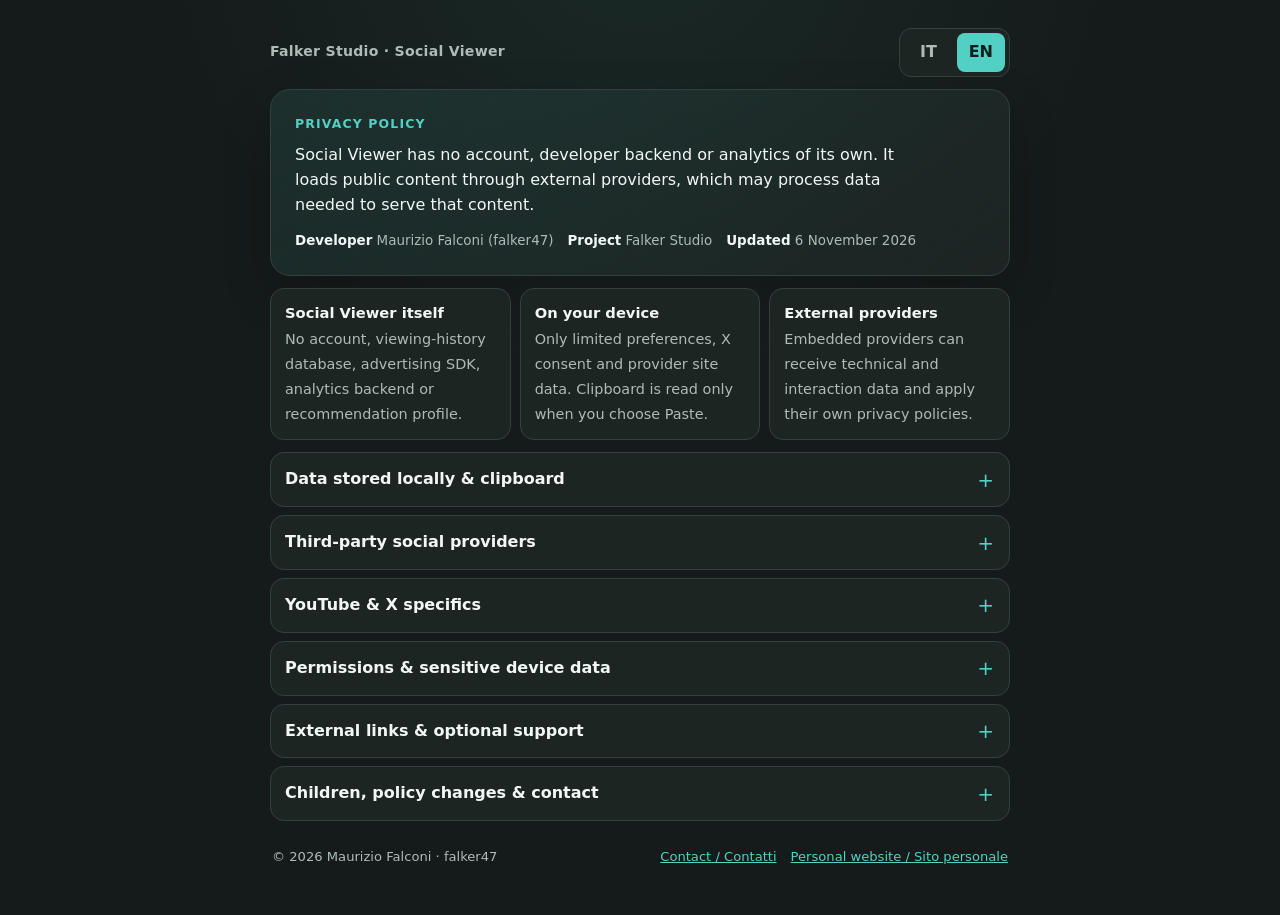
<file: socialviewer-privacy.html>
<!doctype html>
<html lang="en">
<head>
  <meta charset="utf-8" />
  <meta name="viewport" content="width=device-width,initial-scale=1" />
  <title>Social Viewer — Privacy Policy</title>
  <meta
    name="description"
    content="Privacy Policy for Social Viewer by Maurizio Falconi (falker47)."
  />
  <meta name="theme-color" content="#151b1a" />
  <link
    href="https://i.postimg.cc/rmCxjswj/main-falker-logo-gecko-transparent-minimal.png"
    rel="icon"
  />
  <link
    href="https://i.postimg.cc/rmCxjswj/main-falker-logo-gecko-transparent-minimal.png"
    rel="apple-touch-icon"
  />
  <style>
    :root {
      color-scheme: dark;
      --bg: #151b1a;
      --panel: #1d2523;
      --panel-strong: #222d2a;
      --text: #f1f7f5;
      --muted: #aebbb7;
      --accent: #52d0c4;
      --accent-soft: rgba(82, 208, 196, 0.11);
      --line: #33413e;
      --shadow: 0 18px 50px rgba(0, 0, 0, 0.18);
    }

    * { box-sizing: border-box; }

    html { scroll-behavior: smooth; }

    body {
      margin: 0;
      background:
        radial-gradient(circle at 50% -10%, rgba(82, 208, 196, 0.08), transparent 30rem),
        var(--bg);
      color: var(--text);
      font-family: Inter, ui-sans-serif, system-ui, -apple-system, BlinkMacSystemFont, "Segoe UI", sans-serif;
      line-height: 1.55;
    }

    a { color: var(--accent); }

    button, summary { font: inherit; }

    main {
      width: min(100%, 780px);
      margin: 0 auto;
      padding: 20px 16px 40px;
    }

    .topbar {
      display: flex;
      align-items: center;
      justify-content: space-between;
      gap: 14px;
      margin-bottom: 12px;
    }

    .brand {
      color: var(--muted);
      font-size: 0.88rem;
      font-weight: 650;
      letter-spacing: 0.02em;
    }

    .language-switch {
      display: inline-grid;
      grid-template-columns: repeat(2, 1fr);
      gap: 4px;
      padding: 4px;
      background: var(--panel);
      border: 1px solid var(--line);
      border-radius: 12px;
    }

    .language-switch button {
      border: 0;
      border-radius: 8px;
      padding: 7px 12px;
      background: transparent;
      color: var(--muted);
      font-weight: 750;
      cursor: pointer;
    }

    .language-switch button[aria-pressed="true"] {
      background: var(--accent);
      color: #09201d;
    }

    .hero {
      padding: 20px;
      border: 1px solid var(--line);
      border-radius: 20px;
      background: linear-gradient(145deg, rgba(82, 208, 196, 0.10), rgba(29, 37, 35, 0.95));
      box-shadow: var(--shadow);
    }

    .eyebrow {
      margin: 0 0 7px;
      color: var(--accent);
      font-size: 0.78rem;
      font-weight: 800;
      letter-spacing: 0.09em;
      text-transform: uppercase;
    }

    h1 {
      margin: 0;
      font-size: clamp(1.8rem, 8vw, 2.45rem);
      line-height: 1.05;
      letter-spacing: -0.035em;
    }

    .lead {
      margin: 10px 0 0;
      max-width: 62ch;
      color: var(--text);
      font-size: 1rem;
    }

    .meta {
      display: flex;
      flex-wrap: wrap;
      gap: 7px 14px;
      margin-top: 13px;
      color: var(--muted);
      font-size: 0.84rem;
    }

    .meta strong { color: var(--text); }

    .quick-summary {
      display: grid;
      gap: 9px;
      margin: 12px 0;
    }

    .summary-card {
      padding: 13px 14px;
      border: 1px solid var(--line);
      border-radius: 14px;
      background: var(--panel);
    }

    .summary-card strong {
      display: block;
      margin-bottom: 2px;
      color: var(--text);
      font-size: 0.92rem;
    }

    .summary-card span {
      color: var(--muted);
      font-size: 0.9rem;
    }

    .details-stack {
      display: grid;
      gap: 8px;
    }

    details {
      overflow: hidden;
      border: 1px solid var(--line);
      border-radius: 14px;
      background: var(--panel);
    }

    details[open] {
      background: var(--panel-strong);
    }

    summary {
      position: relative;
      padding: 14px 42px 14px 14px;
      color: var(--text);
      font-weight: 760;
      cursor: pointer;
      list-style: none;
    }

    summary::-webkit-details-marker { display: none; }

    summary::after {
      content: "+";
      position: absolute;
      right: 15px;
      top: 50%;
      translate: 0 -50%;
      color: var(--accent);
      font-size: 1.25rem;
      font-weight: 500;
    }

    details[open] summary::after { content: "−"; }

    .detail-body {
      padding: 0 14px 14px;
      border-top: 1px solid var(--line);
    }

    .detail-body p,
    .detail-body li {
      color: var(--muted);
      font-size: 0.92rem;
    }

    .detail-body p { margin: 12px 0 0; }

    .detail-body ul {
      margin: 10px 0 0;
      padding-left: 20px;
    }

    .detail-body strong { color: var(--text); }

    .footer {
      display: flex;
      flex-wrap: wrap;
      justify-content: space-between;
      gap: 10px 16px;
      margin-top: 14px;
      padding: 12px 2px 0;
      color: var(--muted);
      font-size: 0.82rem;
    }

    .footer-links {
      display: flex;
      flex-wrap: wrap;
      gap: 10px 14px;
    }

    [hidden] { display: none !important; }

    @media (min-width: 620px) {
      main { padding: 28px 20px 48px; }
      .hero { padding: 24px; }
      .quick-summary { grid-template-columns: repeat(3, minmax(0, 1fr)); }
      .summary-card { min-height: 112px; }
    }

    @media (max-width: 420px) {
      .topbar { align-items: flex-start; }
      .language-switch button { padding-inline: 10px; }
      .hero { padding: 17px; }
    }

    @media (prefers-reduced-motion: reduce) {
      html { scroll-behavior: auto; }
    }
  </style>
</head>
<body>
<main>
  <div class="topbar">
    <div class="brand">Falker Studio · Social Viewer</div>
    <div class="language-switch" aria-label="Language / Lingua">
      <button type="button" data-language="it" aria-pressed="false">IT</button>
      <button type="button" data-language="en" aria-pressed="true">EN</button>
    </div>
  </div>

  <section class="language-panel" data-panel="en">
    <header class="hero">
      <p class="eyebrow">Privacy Policy</p>
      <p class="lead">
        Social Viewer has no account, developer backend or analytics of its own.
        It loads public content through external providers, which may process data needed to serve that content.
      </p>
      <div class="meta">
        <span><strong>Developer</strong> Maurizio Falconi (falker47)</span>
        <span><strong>Project</strong> Falker Studio</span>
        <span><strong>Updated</strong> 6 November 2026</span>
      </div>
    </header>

    <section class="quick-summary" aria-label="Privacy summary">
      <div class="summary-card">
        <strong>Social Viewer itself</strong>
        <span>No account, viewing-history database, advertising SDK, analytics backend or recommendation profile.</span>
      </div>
      <div class="summary-card">
        <strong>On your device</strong>
        <span>Only limited preferences, X consent and provider site data. Clipboard is read only when you choose Paste.</span>
      </div>
      <div class="summary-card">
        <strong>External providers</strong>
        <span>Embedded providers can receive technical and interaction data and apply their own privacy policies.</span>
      </div>
    </section>

    <section class="details-stack" aria-label="Full privacy details">
      <details>
        <summary>Data stored locally & clipboard</summary>
        <div class="detail-body">
          <p>
            Social Viewer does <strong>not</strong> maintain a server-side viewing history and does not operate a developer database containing the links or posts you open.
          </p>
          <p>
            The app stores only limited preferences on the device, such as language and appearance choices, onboarding completion, the local X-embed consent choice, and provider first-party cookies/site storage created by embedded public content. Provider site data can be cleared from Social Viewer settings.
          </p>
          <p>
            Social Viewer reads clipboard text only when you explicitly use the paste action. Clipboard contents are used to locate a supported public URL and are not uploaded to a Social Viewer backend.
          </p>
        </div>
      </details>

      <details>
        <summary>Third-party social providers</summary>
        <div class="detail-body">
          <p>
            To resolve or display a public link, Social Viewer connects directly to public or official provider endpoints and embedded-content surfaces for TikTok, Instagram and Threads (Meta), YouTube/Google, Reddit, Pinterest, X and Bluesky.
          </p>
          <p>
            Instagram posts continue to use Meta's official oEmbed. In versions that enable in-app Reel playback, when you explicitly open a public Instagram Reel, SocialViewer may load the selected Reel's official Instagram mobile webpage inside an Android WebView to enable in-app video and audio playback. The app attempts to limit navigation to that one Reel, blocks pop-ups and third-party cookies, and does not download, extract, proxy or rehost the media. Instagram controls the webpage's contents, which may change dynamically, including showing login or related-content prompts. Instagram receives the usual network and WebView information and may use its own first-party cookies or preferences. The single 'Watch on web' action opens the selected URL in an external browser; for Reels the app may append the observed, undocumented `?l=1` parameter. Instagram and that browser apply their own terms and privacy settings.
          </p>
          <p>
            Those services may receive information required to serve and operate the embedded content, including the public URL/content identifier requested, approximate location inferred from IP address, app or device identifiers, browser/WebView or device information, playback or other in-embed interactions, and provider cookies or preferences where applicable.
          </p>
          <p>
            Depending on the provider, these data may be used by that provider for content delivery and app functionality, analytics, fraud prevention/security/compliance, advertising or marketing, and personalization. Social Viewer itself does not operate an advertising SDK, analytics backend, recommendation system or user-profile database.
          </p>
          <p>
            The provider's processing is governed by its own privacy policy and terms. Social Viewer does not bypass private content, authentication requirements, age gates, removals, regional restrictions or other provider access controls.
          </p>
        </div>
      </details>

      <details>
        <summary>YouTube & X specifics</summary>
        <div class="detail-body">
          <p>
            <strong>YouTube.</strong> For supported YouTube links, Social Viewer uses the YouTube Data API for a limited public-video preflight, including Made for Kids status, before loading the official privacy-enhanced YouTube player. Social Viewer does not require a YouTube login or OAuth account connection.
          </p>
          <p>
            <strong>X.</strong> Before X content is loaded for the first time, Social Viewer shows a privacy notice. If approved, that choice is stored locally and can be revoked in Settings. Third-party cookies remain blocked by Social Viewer.
          </p>
        </div>
      </details>

      <details>
        <summary>Permissions & sensitive device data</summary>
        <div class="detail-body">
          <p>
            Social Viewer does not request location, contacts, camera, microphone, photos/files, SMS or call-log access. Internet access is required to retrieve public provider content.
          </p>
        </div>
      </details>

      <details>
        <summary>External links & optional support</summary>
        <div class="detail-body">
          <p>
            Social Viewer may open external links to the developer's identity home, source code on GitHub, this Privacy Policy and an optional PayPal support page.
          </p>
          <p>
            Optional support is voluntary and does <strong>not</strong> unlock digital content, features, badges, subscriptions or any other in-app benefit.
          </p>
        </div>
      </details>

      <details>
        <summary>Children, policy changes & contact</summary>
        <div class="detail-body">
          <p>
            Social Viewer is not specifically designed for children. It does not knowingly create profiles of children or operate a Social Viewer backend that collects their personal data. Public content availability and age restrictions remain controlled by the relevant provider.
          </p>
          <p>
            This policy may be updated when Social Viewer changes materially. The update date will remain visible on this page.
          </p>
          <p>
            Privacy questions: <a href="mailto:falker.dev@gmail.com">falker.dev@gmail.com</a>
          </p>
        </div>
      </details>
    </section>
  </section>

  <section class="language-panel" data-panel="it" lang="it" hidden>
    <header class="hero">
      <p class="eyebrow">Privacy Policy</p>
      <p class="lead">
        Social Viewer non ha account, backend dello sviluppatore o analytics propri.
        Carica contenuti pubblici tramite provider esterni, che possono trattare i dati necessari alla loro erogazione.
      </p>
      <div class="meta">
        <span><strong>Sviluppatore</strong> Maurizio Falconi (falker47)</span>
        <span><strong>Progetto</strong> Falker Studio</span>
        <span><strong>Aggiornata</strong> 6 novembre 2026</span>
      </div>
    </header>

    <section class="quick-summary" aria-label="Riepilogo privacy">
      <div class="summary-card">
        <strong>Social Viewer</strong>
        <span>Nessun account, database della cronologia, SDK pubblicitario, backend analytics o profilo di raccomandazione.</span>
      </div>
      <div class="summary-card">
        <strong>Sul dispositivo</strong>
        <span>Solo preferenze limitate, consenso X e dati sito dei provider. Gli appunti vengono letti solo quando scegli Incolla.</span>
      </div>
      <div class="summary-card">
        <strong>Provider esterni</strong>
        <span>Gli embed possono ricevere dati tecnici e di interazione e applicano le proprie informative privacy.</span>
      </div>
    </section>

    <section class="details-stack" aria-label="Dettagli completi sulla privacy">
      <details>
        <summary>Dati locali & appunti</summary>
        <div class="detail-body">
          <p>
            Social Viewer <strong>non</strong> mantiene una cronologia di visualizzazione lato server e non utilizza un database dello sviluppatore contenente i link o i post aperti.
          </p>
          <p>
            L'app conserva sul dispositivo solo preferenze limitate, come lingua e tema, completamento dell'onboarding, consenso locale per gli embed X e cookie first-party/dati sito creati dai contenuti pubblici incorporati. I dati sito dei provider possono essere cancellati dalle impostazioni di Social Viewer.
          </p>
          <p>
            Social Viewer legge il contenuto degli appunti solo quando utilizzi esplicitamente l'azione Incolla. Il testo viene usato per individuare un URL pubblico supportato e non viene inviato a un backend di Social Viewer.
          </p>
        </div>
      </details>

      <details>
        <summary>Provider social di terze parti</summary>
        <div class="detail-body">
          <p>
            Per risolvere o mostrare un link pubblico, Social Viewer si collega direttamente a endpoint pubblici o ufficiali e a superfici embed di TikTok, Instagram e Threads (Meta), YouTube/Google, Reddit, Pinterest, X e Bluesky.
          </p>
          <p>
            I post Instagram continuano a utilizzare l'embed ufficiale Meta oEmbed. Nelle versioni con riproduzione in-app dei Reel abilitata, quando apri esplicitamente un Reel pubblico, SocialViewer può caricare la pagina mobile ufficiale di quello specifico Reel in una WebView Android, per consentire la riproduzione di video e audio nell'app. L'app tenta di limitare la navigazione al singolo Reel, blocca le finestre popup e i cookie di terze parti e non scarica, estrae, inoltra tramite proxy né ospita nuovamente i contenuti multimediali. Instagram controlla il contenuto della pagina, che può cambiare dinamicamente e mostrare richieste di accesso o contenuti correlati. Instagram riceve i normali dati di rete/WebView e può usare cookie e preferenze propri. L'unica azione «Guarda sul web» apre il link selezionato nel browser esterno; per i Reel può aggiungere il parametro osservato ma non documentato `?l=1`. Si applicano le condizioni e le informative di Instagram e del browser.
          </p>
          <p>
            Questi servizi possono ricevere informazioni necessarie a fornire e gestire il contenuto incorporato, tra cui URL/identificativo del contenuto pubblico richiesto, posizione approssimativa dedotta dall'indirizzo IP, identificatori dell'app o del dispositivo, informazioni del browser/WebView o del dispositivo, interazioni o dati di riproduzione nell'embed e cookie o preferenze del provider quando applicabili.
          </p>
          <p>
            A seconda del provider, questi dati possono essere usati dal provider per erogazione del contenuto e funzionalità dell'app, analisi, prevenzione frodi/sicurezza/conformità, pubblicità o marketing e personalizzazione. Social Viewer non gestisce direttamente SDK pubblicitari, backend di analytics, sistemi di raccomandazione o database di profili utente.
          </p>
          <p>
            Il trattamento del provider è regolato dalle rispettive informative privacy e condizioni. Social Viewer non aggira contenuti privati, autenticazione, limiti di età, rimozioni, restrizioni geografiche o altri controlli di accesso dei provider.
          </p>
        </div>
      </details>

      <details>
        <summary>Dettagli YouTube & X</summary>
        <div class="detail-body">
          <p>
            <strong>YouTube.</strong> Per i link YouTube supportati, Social Viewer usa la YouTube Data API per un controllo limitato del video pubblico, incluso lo stato Made for Kids, prima di caricare il player YouTube ufficiale in modalità privacy avanzata. Social Viewer non richiede login YouTube né collegamento OAuth.
          </p>
          <p>
            <strong>X.</strong> Prima di caricare contenuti X per la prima volta, Social Viewer mostra un avviso privacy. Se approvi, la scelta viene salvata localmente e può essere revocata nelle Impostazioni. I cookie di terze parti restano bloccati da Social Viewer.
          </p>
        </div>
      </details>

      <details>
        <summary>Permessi & dati sensibili</summary>
        <div class="detail-body">
          <p>
            Social Viewer non richiede accesso a posizione, contatti, fotocamera, microfono, foto/file, SMS o registro chiamate. Richiede l'accesso a Internet per recuperare i contenuti pubblici dei provider.
          </p>
        </div>
      </details>

      <details>
        <summary>Link esterni & supporto facoltativo</summary>
        <div class="detail-body">
          <p>
            Social Viewer può aprire link esterni verso la pagina identitaria dello sviluppatore, codice sorgente su GitHub, questa Informativa e una pagina PayPal facoltativa per supportare il progetto.
          </p>
          <p>
            Il supporto è volontario e <strong>non</strong> sblocca contenuti digitali, funzionalità, badge, abbonamenti o altri vantaggi in-app.
          </p>
        </div>
      </details>

      <details>
        <summary>Minori, modifiche & contatti</summary>
        <div class="detail-body">
          <p>
            Social Viewer non è progettata specificamente per bambini. Non crea consapevolmente profili di minori e non gestisce un backend Social Viewer che raccolga i loro dati personali. Disponibilità dei contenuti e limiti di età restano sotto il controllo del provider pertinente.
          </p>
          <p>
            Questa informativa può essere aggiornata quando Social Viewer cambia in modo sostanziale. La data di aggiornamento resterà visibile su questa pagina.
          </p>
          <p>
            Domande sulla privacy: <a href="mailto:falker.dev@gmail.com">falker.dev@gmail.com</a>
          </p>
        </div>
      </details>
    </section>
  </section>

  <footer class="footer">
    <span>© 2026 Maurizio Falconi · falker47</span>
    <span class="footer-links">
      <a href="mailto:falker.dev@gmail.com">Contact / Contatti</a>
      <a href="https://falker47.github.io/">Personal website / Sito personale</a>
    </span>
  </footer>
</main>

<script>
  (() => {
    const buttons = [...document.querySelectorAll("[data-language]")];
    const panels = [...document.querySelectorAll("[data-panel]")];
    const metaDescription = document.querySelector('meta[name="description"]');

    const copy = {
      en: {
        title: "Social Viewer — Privacy Policy",
        description: "Privacy Policy for Social Viewer by Maurizio Falconi (falker47)."
      },
      it: {
        title: "Social Viewer — Privacy Policy",
        description: "Informativa sulla privacy di Social Viewer di Maurizio Falconi (falker47)."
      }
    };

    const setLanguage = (language) => {
      const next = language === "it" ? "it" : "en";

      document.documentElement.lang = next;
      document.title = copy[next].title;
      metaDescription.setAttribute("content", copy[next].description);

      buttons.forEach((button) => {
        button.setAttribute(
          "aria-pressed",
          button.dataset.language === next ? "true" : "false"
        );
      });

      panels.forEach((panel) => {
        panel.hidden = panel.dataset.panel !== next;
      });
    };

    buttons.forEach((button) => {
      button.addEventListener("click", () => setLanguage(button.dataset.language));
    });

    setLanguage(
      navigator.language && navigator.language.toLowerCase().startsWith("it")
        ? "it"
        : "en"
    );
  })();
</script>
</body>
</html>
</file>
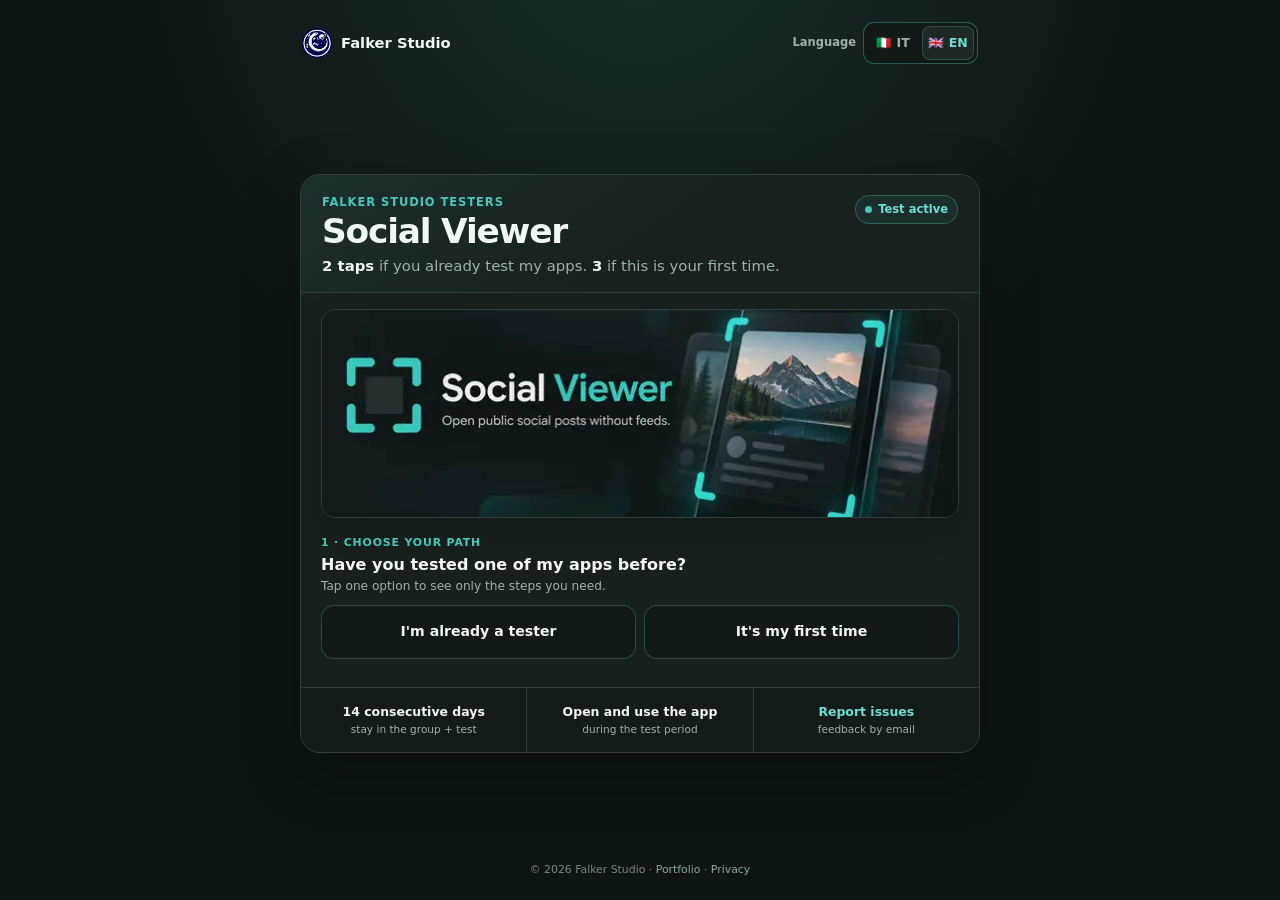
<file: testers.html>
<!doctype html>
<html lang="it">
<head>
  <meta charset="utf-8">
  <meta name="viewport" content="width=device-width,initial-scale=1">
  <title>Falker Studio Testers</title>
  <meta name="description" content="Partecipa al closed test di Social Viewer in pochi passaggi.">
  <meta name="robots" content="noindex,follow">
  <link rel="canonical" href="https://falker47.github.io/Nexus-portfolio/testers.html">
  <link rel="icon" href="https://i.postimg.cc/rmCxjswj/main-falker-logo-gecko-transparent-minimal.png">
  <link rel="apple-touch-icon" href="https://i.postimg.cc/rmCxjswj/main-falker-logo-gecko-transparent-minimal.png">
  <style>
    :root{
      color-scheme:dark;
      --bg:#0f1514;
      --panel:#18211f;
      --panel-2:#1e2926;
      --text:#f1f7f5;
      --muted:#9fb0ab;
      --accent:#49c7bb;
      --accent-strong:#70ddd3;
      --line:#30403c;
      --shadow:0 20px 60px rgba(0,0,0,.26)
    }
    *{box-sizing:border-box}
    html{background:var(--bg)}
    body{
      margin:0;
      min-height:100dvh;
      background:
        radial-gradient(circle at 50% -10%,rgba(73,199,187,.14),transparent 34rem),
        var(--bg);
      color:var(--text);
      font-family:Inter,ui-sans-serif,system-ui,-apple-system,BlinkMacSystemFont,"Segoe UI",sans-serif;
      line-height:1.35
    }
    a{color:inherit}
    button{font:inherit}
    main{
      width:min(calc(100% - 24px),680px);
      min-height:100dvh;
      margin:auto;
      padding:14px 0 16px;
      display:flex;
      flex-direction:column
    }
    .topbar{
      display:flex;
      align-items:center;
      justify-content:space-between;
      gap:12px;
      margin:0 2px 10px
    }
    .brand{
      width:max-content;
      display:inline-flex;
      align-items:center;
      gap:9px;
      color:var(--text);
      text-decoration:none;
      font-size:.92rem;
      font-weight:800
    }
    .brand img{width:30px;height:30px;object-fit:contain}
    .language-control{
      display:flex;
      align-items:center;
      gap:7px
    }
    .language-label{
      color:var(--muted);
      font-size:.72rem;
      font-weight:800
    }
    .language-switch{
      display:grid;
      grid-template-columns:1fr 1fr;
      gap:3px;
      padding:3px;
      border:1px solid rgba(73,199,187,.38);
      border-radius:11px;
      background:#121917
    }
    .language-switch button{
      min-width:52px;
      min-height:34px;
      border:0;
      border-radius:8px;
      background:transparent;
      color:var(--muted);
      cursor:pointer;
      font-size:.78rem;
      font-weight:900
    }
    .language-switch button[aria-pressed="true"]{
      background:var(--panel-2);
      color:var(--accent-strong);
      box-shadow:inset 0 0 0 1px rgba(73,199,187,.24)
    }
    .stage{
      flex:1;
      display:flex;
      align-items:center;
      padding:10px 0
    }
    .shell{
      width:100%;
      overflow:hidden;
      border:1px solid var(--line);
      border-radius:20px;
      background:rgba(24,33,31,.96);
      box-shadow:var(--shadow)
    }
    .hero{
      padding:17px 17px 14px;
      border-bottom:1px solid var(--line);
      background:linear-gradient(145deg,rgba(73,199,187,.09),rgba(24,33,31,.96) 55%)
    }
    .hero-top{
      display:flex;
      align-items:flex-start;
      justify-content:space-between;
      gap:12px
    }
    .eyebrow{
      margin:0 0 4px;
      color:var(--accent);
      font-size:.72rem;
      font-weight:850;
      letter-spacing:.08em;
      text-transform:uppercase
    }
    h1{
      margin:0;
      font-size:clamp(1.65rem,7vw,2.15rem);
      line-height:1.02;
      letter-spacing:-.035em
    }
    .status{
      flex:none;
      display:inline-flex;
      align-items:center;
      gap:6px;
      padding:6px 9px;
      border:1px solid rgba(73,199,187,.32);
      border-radius:999px;
      background:rgba(73,199,187,.08);
      color:var(--accent-strong);
      font-size:.72rem;
      font-weight:850
    }
    .status::before{
      content:"";
      width:7px;
      height:7px;
      border-radius:50%;
      background:var(--accent)
    }
    .lead{
      margin:7px 0 0;
      color:var(--muted);
      font-size:.93rem
    }
    .lead strong{color:var(--text)}
    .preview-wrap{
      padding:14px 16px 0;
      background:var(--panel)
    }
    .preview-frame{
      width:100%;
      aspect-ratio:3.06 / 1;
      overflow:hidden;
      border:1px solid var(--line);
      border-radius:14px;
      box-shadow:0 10px 28px rgba(0,0,0,.18)
    }
    .preview{
      display:block;
      width:100%;
      height:100%;
      object-fit:cover;
      object-position:center
    }
    .path{padding:16px 16px 16px}
    .route-kicker{
      margin:0 0 3px;
      color:var(--accent);
      font-size:.68rem;
      font-weight:900;
      letter-spacing:.08em;
      text-transform:uppercase
    }
    .question{
      margin:0;
      color:var(--text);
      font-size:1rem;
      font-weight:900
    }
    .question-help{
      margin:3px 0 10px;
      color:var(--muted);
      font-size:.76rem
    }
    .path-input{
      position:absolute;
      width:1px;
      height:1px;
      overflow:hidden;
      clip:rect(0 0 0 0);
      clip-path:inset(50%);
      white-space:nowrap
    }
    .tabs{
      display:grid;
      grid-template-columns:1fr 1fr;
      gap:8px
    }
    .tab{
      min-height:54px;
      display:flex;
      align-items:center;
      justify-content:center;
      padding:9px 11px;
      border:1px solid rgba(73,199,187,.3);
      border-radius:13px;
      background:#121917;
      color:var(--text);
      cursor:pointer;
      text-align:center;
      font-size:.88rem;
      font-weight:900;
      transition:.16s ease
    }
    .tab:hover{
      border-color:rgba(73,199,187,.65);
      background:rgba(73,199,187,.06)
    }
    #returning:focus-visible ~ .tabs label[for="returning"],
    #first-time:focus-visible ~ .tabs label[for="first-time"]{
      outline:2px solid var(--accent);
      outline-offset:2px
    }
    #returning:checked ~ .tabs label[for="returning"],
    #first-time:checked ~ .tabs label[for="first-time"]{
      border-color:var(--accent);
      background:rgba(73,199,187,.14);
      color:var(--accent-strong);
      box-shadow:inset 0 0 0 1px rgba(73,199,187,.2)
    }
    .panels{margin-top:10px}
    .panel{display:none}
    #returning:checked ~ .panels .returning,
    #first-time:checked ~ .panels .first-time{display:block}
    .panel-note{
      margin:0 0 8px;
      color:var(--muted);
      font-size:.81rem
    }
    .panel-note strong{color:var(--text)}
    .actions{display:grid;gap:7px}
    .action{
      min-height:48px;
      display:flex;
      align-items:center;
      gap:10px;
      padding:8px 10px;
      border:1px solid var(--line);
      border-radius:13px;
      background:var(--panel-2);
      color:var(--text);
      text-decoration:none;
      font-size:.9rem;
      font-weight:850
    }
    .action:hover,.action:focus-visible{
      border-color:rgba(73,199,187,.7);
      outline:none
    }
    .action.install{
      border-color:rgba(73,199,187,.55);
      background:var(--accent);
      color:#0c1715
    }
    .step{
      flex:none;
      width:28px;
      height:28px;
      display:grid;
      place-items:center;
      border-radius:9px;
      background:rgba(73,199,187,.12);
      color:var(--accent-strong);
      font-size:.79rem;
      font-weight:900
    }
    .install .step{
      background:rgba(12,23,21,.13);
      color:#0c1715
    }
    .arrow{
      margin-left:auto;
      color:currentColor;
      font-size:1.05rem;
      line-height:1
    }
    .after{
      margin:8px 1px 0;
      color:var(--muted);
      font-size:.78rem
    }
    .after strong{color:var(--text)}
    .commitment{
      display:grid;
      grid-template-columns:repeat(3,1fr);
      gap:1px;
      border-top:1px solid var(--line);
      background:var(--line)
    }
    .fact{
      min-width:0;
      min-height:64px;
      padding:10px 8px;
      display:flex;
      flex-direction:column;
      align-items:center;
      justify-content:center;
      background:#141c1a;
      text-align:center
    }
    .fact strong,.fact a{
      display:block;
      color:var(--text);
      font-size:.78rem;
      font-weight:850;
      text-decoration:none
    }
    .fact span{
      display:block;
      margin-top:2px;
      color:var(--muted);
      font-size:.66rem;
      line-height:1.2
    }
    .fact a{color:var(--accent-strong)}
    footer{
      margin-top:0;
      padding-top:11px;
      text-align:center;
      color:#788984;
      font-size:.68rem
    }
    footer a{color:#93a7a1;text-decoration:none}
    footer a:hover,footer a:focus-visible{color:var(--accent)}
    @media(min-width:560px){
      main{padding-top:22px;padding-bottom:22px}
      .hero{padding:20px 21px 16px}
      .preview-wrap{padding:16px 20px 0}
      .path{padding:18px 20px 18px}
      .actions{grid-template-columns:repeat(2,1fr)}
      .first-time .actions{grid-template-columns:repeat(3,1fr)}
      .action{
        min-height:62px;
        align-items:flex-start;
        flex-direction:column;
        justify-content:center;
        gap:5px;
        position:relative
      }
      .action .arrow{position:absolute;right:11px;top:10px}
      .step{width:24px;height:24px}
      .fact{padding:11px 10px}
    }
    @media(max-width:360px){
      main{width:min(calc(100% - 16px),680px)}
      .hero{padding:15px 14px 13px}
      .preview-wrap{padding:12px 13px 0}
      .path{padding:15px 13px 14px}
      .tab{font-size:.8rem}
      .fact strong,.fact a{font-size:.72rem}
    }
  </style>
</head>
<body>
<main>
  <div class="topbar">
    <a class="brand" href="https://falker47.github.io/Nexus-portfolio/">
      <img src="assets/branding/falkerlogo.webp" alt="">
      <span>Falker Studio</span>
    </a>
    <div class="language-control">
      <span class="language-label" data-i18n="languageLabel">Lingua</span>
      <div class="language-switch" aria-label="Lingua / Language">
        <button type="button" data-language="it" aria-pressed="true" aria-label="Italiano">🇮🇹 IT</button>
        <button type="button" data-language="en" aria-pressed="false" aria-label="English">🇬🇧 EN</button>
      </div>
    </div>
  </div>

  <div class="stage">
    <section class="shell" aria-labelledby="page-title">
    <header class="hero">
      <div class="hero-top">
        <div>
          <p class="eyebrow">Falker Studio Testers</p>
          <h1 id="page-title">Social Viewer</h1>
        </div>
        <span class="status" data-i18n="status">Test attivo</span>
      </div>
      <p class="lead" data-i18n-html="lead"><strong>2 tocchi</strong> se sei già tester. <strong>3</strong> se è la prima volta.</p>
    </header>

    <div class="preview-wrap" aria-hidden="true">
      <div class="preview-frame">
        <img
          class="preview"
          src="assets/socialviewer/testers-preview.webp"
          width="640"
          height="313"
          alt=""
          decoding="async"
        >
      </div>
    </div>

    <div class="path">
      <p class="route-kicker" data-i18n="routeKicker">1 · Scegli il tuo percorso</p>
      <p class="question" data-i18n="question">Hai già testato una mia app?</p>
      <p class="question-help" data-i18n="questionHelp">Tocca una delle due opzioni per vedere solo i passaggi che ti servono.</p>

      <div class="path-picker">
        <input class="path-input" type="radio" name="tester-path" id="returning">
        <input class="path-input" type="radio" name="tester-path" id="first-time">

        <div class="tabs" data-i18n-aria="choosePath" aria-label="Scegli il percorso">
          <label class="tab" for="returning" data-i18n="returningTab">Sono già tester</label>
          <label class="tab" for="first-time" data-i18n="firstTab">È la prima volta</label>
        </div>

        <div class="panels">
          <section class="panel returning" data-i18n-aria="returningAria" aria-label="Percorso per tester già esistenti">
            <p class="panel-note" data-i18n="returningNote">Grazie per essere già un tester. Ti basta aderire al test e installare Social Viewer.</p>
            <div class="actions">
              <a class="action" href="https://play.google.com/apps/testing/io.github.falker47.socialviewer">
                <span class="step">1</span>
                <span data-i18n="joinTest">Aderisci al test</span>
                <span class="arrow" aria-hidden="true">↗</span>
              </a>
              <a class="action install" href="https://play.google.com/store/apps/details?id=io.github.falker47.socialviewer">
                <span class="step">2</span>
                <span data-i18n="install">Installa Social Viewer</span>
                <span class="arrow" aria-hidden="true">↗</span>
              </a>
            </div>
            <p class="after" data-i18n-html="returningAfter">Su Google Play tocca <strong>“Diventa tester”</strong>, poi torna qui e installa l'app.</p>
          </section>

          <section class="panel first-time" data-i18n-aria="firstAria" aria-label="Percorso per nuovi tester">
            <p class="panel-note" data-i18n-html="firstNote">Prima entra nel gruppo, poi abilita il test e installa l'app.<br><strong>Assicurati di usare la stessa email Google (Gmail) che usi nel Play Store.</strong></p>
            <div class="actions">
              <a class="action" href="https://groups.google.com/g/camaleonte-testing">
                <span class="step">1</span>
                <span data-i18n="joinGroup">Unisciti al gruppo</span>
                <span class="arrow" aria-hidden="true">↗</span>
              </a>
              <a class="action" href="https://play.google.com/apps/testing/io.github.falker47.socialviewer">
                <span class="step">2</span>
                <span data-i18n="joinTest">Aderisci al test</span>
                <span class="arrow" aria-hidden="true">↗</span>
              </a>
              <a class="action install" href="https://play.google.com/store/apps/details?id=io.github.falker47.socialviewer">
                <span class="step">3</span>
                <span data-i18n="install">Installa Social Viewer</span>
                <span class="arrow" aria-hidden="true">↗</span>
              </a>
            </div>
            <p class="after" data-i18n-html="firstAfter">Dopo <strong>“Diventa tester”</strong>, torna qui e usa il pulsante Installa.</p>
          </section>
        </div>
      </div>

    </div>

    <section class="commitment" data-i18n-aria="requirementsAria" aria-label="Requisiti del test">
      <div class="fact">
        <strong data-i18n="daysTitle">14 giorni consecutivi</strong>
        <span data-i18n="daysBody">resta nel gruppo + test</span>
      </div>
      <div class="fact">
        <strong data-i18n="useTitle">Apri e usa l'app</strong>
        <span data-i18n="useBody">durante il periodo</span>
      </div>
      <div class="fact">
        <a href="mailto:falker.dev@gmail.com" data-i18n="reportTitle">Segnala problemi</a>
        <span data-i18n="reportBody">feedback via email</span>
      </div>
    </section>
    </section>
  </div>

  <footer>
    © 2026 Falker Studio ·
    <a href="https://falker47.github.io/" data-i18n="portfolio">Portfolio</a> ·
    <a href="socialviewer-privacy.html">Privacy</a>
  </footer>
</main>

<script>
  (() => {
    const copy = {
      it: {
        description: "Partecipa al closed test di Social Viewer in pochi passaggi.",
        languageLabel: "Lingua",
        status: "Test attivo",
        lead: "<strong>2 tocchi</strong> se sei già tester. <strong>3</strong> se è la prima volta.",
        routeKicker: "1 · Scegli il tuo percorso",
        question: "Hai già testato una mia app?",
        questionHelp: "Tocca una delle due opzioni per vedere solo i passaggi che ti servono.",
        returningTab: "Sono già tester",
        firstTab: "È la prima volta",
        choosePath: "Scegli il percorso",
        returningAria: "Percorso per tester già esistenti",
        firstAria: "Percorso per nuovi tester",
        returningNote: "Grazie per essere già un tester. Ti basta aderire al test e installare Social Viewer.",
        firstNote: "Prima entra nel gruppo, poi abilita il test e installa l'app.<br><strong>Assicurati di usare la stessa email Google (Gmail) che usi nel Play Store.</strong>",
        joinGroup: "Unisciti al gruppo",
        joinTest: "Aderisci al test",
        install: "Installa Social Viewer",
        returningAfter: "Su Google Play tocca <strong>“Diventa tester”</strong>, poi torna qui e installa l'app.",
        firstAfter: "Dopo <strong>“Diventa tester”</strong>, torna qui e usa il pulsante Installa.",
        requirementsAria: "Requisiti del test",
        daysTitle: "14 giorni consecutivi",
        daysBody: "resta nel gruppo + test",
        useTitle: "Apri e usa l'app",
        useBody: "durante il periodo",
        reportTitle: "Segnala problemi",
        reportBody: "feedback via email",
        portfolio: "Portfolio"
      },
      en: {
        description: "Join the Social Viewer closed test in just a few steps.",
        languageLabel: "Language",
        status: "Test active",
        lead: "<strong>2 taps</strong> if you already test my apps. <strong>3</strong> if this is your first time.",
        routeKicker: "1 · Choose your path",
        question: "Have you tested one of my apps before?",
        questionHelp: "Tap one option to see only the steps you need.",
        returningTab: "I'm already a tester",
        firstTab: "It's my first time",
        choosePath: "Choose your path",
        returningAria: "Path for existing testers",
        firstAria: "Path for first-time testers",
        returningNote: "Thanks for already being a tester. Just join the test and install Social Viewer.",
        firstNote: "Join the group first, then opt in to the test and install the app.<br><strong>Make sure you use the same Google email (Gmail) you use in the Play Store.</strong>",
        joinGroup: "Join the tester group",
        joinTest: "Join the test",
        install: "Install Social Viewer",
        returningAfter: "On Google Play tap <strong>“Become a tester”</strong>, then come back here and install the app.",
        firstAfter: "After <strong>“Become a tester”</strong>, come back here and use the Install button.",
        requirementsAria: "Test requirements",
        daysTitle: "14 consecutive days",
        daysBody: "stay in the group + test",
        useTitle: "Open and use the app",
        useBody: "during the test period",
        reportTitle: "Report issues",
        reportBody: "feedback by email",
        portfolio: "Portfolio"
      }
    };

    const buttons = [...document.querySelectorAll("[data-language]")];
    const description = document.querySelector('meta[name="description"]');

    const setLanguage = (language) => {
      const lang = language === "en" ? "en" : "it";
      const strings = copy[lang];

      document.documentElement.lang = lang;
      description.setAttribute("content", strings.description);

      document.querySelectorAll("[data-i18n]").forEach((node) => {
        node.textContent = strings[node.dataset.i18n];
      });

      document.querySelectorAll("[data-i18n-html]").forEach((node) => {
        node.innerHTML = strings[node.dataset.i18nHtml];
      });

      document.querySelectorAll("[data-i18n-aria]").forEach((node) => {
        node.setAttribute("aria-label", strings[node.dataset.i18nAria]);
      });

      buttons.forEach((button) => {
        button.setAttribute("aria-pressed", button.dataset.language === lang ? "true" : "false");
      });
    };

    buttons.forEach((button) => {
      button.addEventListener("click", () => setLanguage(button.dataset.language));
    });

    setLanguage(
      navigator.language && navigator.language.toLowerCase().startsWith("it")
        ? "it"
        : "en"
    );
  })();
</script>
</body>
</html>
</file>
<file: style.css>
/* ===== Design System Variables ===== */
:root {
  /* Brand */
  --brand-navy: #101a6b;
  --primary: #3b82f6;
  --primary-light: #60a5fa;
  --primary-soft: #93c5fd;
  --primary-dark: #101a6b;
  --accent: #93c5fd;

  /* Surfaces */
  --bg-dark: #0f1014;
  --bg-card: #171a21;
  --bg-card-hover: #202630;
  --bg-elevated: #141820;
  --bg-soft: #1b2029;
  --border-subtle: rgba(255, 255, 255, 0.08);
  --border-accent: rgba(59, 130, 246, 0.22);

  /* Type */
  --text-light: #f7f8fc;
  --text-body: #d8dee9;
  --text-muted: #a9b2c0;
  --font-size-display: clamp(2.4rem, 5vw, 3.6rem);
  --font-size-section-title: clamp(2.05rem, 3.6vw, 2.6rem);
  --font-size-body: 1rem;
  --font-size-small: 0.88rem;

  /* Layout */
  --content-max: 1180px;
  --section-space-y: clamp(48px, 6vw, 72px);
  --section-space-x: clamp(16px, 3vw, 24px);
  --radius-sm: 8px;
  --radius-md: 14px;
  --radius-lg: 20px;

  /* Depth */
  --shadow-sm: 0 8px 24px rgba(0, 0, 0, 0.2);
  --shadow-lg: 0 18px 50px rgba(0, 0, 0, 0.28);
  --glow-accent: 0 12px 34px rgba(59, 130, 246, 0.24);

  --transition-base: 0.25s ease;
  --transition-smooth: 0.35s cubic-bezier(0.4, 0, 0.2, 1);
}

/* Reset di base */
* {
  margin: 0;
  padding: 0;
  box-sizing: border-box;
}

html {
  scroll-behavior: smooth;
}

body {
  font-family: "Poppins", sans-serif;
  font-size: var(--font-size-body);
  line-height: 1.6;
  background: var(--bg-dark);
  color: var(--text-body);
  overflow-x: hidden;
}

a {
  text-decoration: none;
  color: inherit;
}

/* ===== Scroll Progress Bar ===== */
.scroll-progress {
  position: fixed;
  top: 0;
  left: 0;
  width: 0%;
  height: 3px;
  background: linear-gradient(90deg, var(--primary), var(--accent));
  z-index: 9999;
  transition: width 0.1s linear;
}

/* ===== Back to Top Button ===== */
.back-to-top {
  position: fixed;
  bottom: 30px;
  right: 30px;
  width: 50px;
  height: 50px;
  background: linear-gradient(135deg, #294a78, #355f8f);
  border: none;
  border-radius: 50%;
  color: white;
  font-size: 1.5rem;
  cursor: pointer;
  opacity: 0;
  visibility: hidden;
  transform: translateY(20px);
  transition: all var(--transition-smooth);
  z-index: 1000;
  box-shadow: var(--shadow-lg);
}

.back-to-top.visible {
  opacity: 1;
  visibility: visible;
  transform: translateY(0);
}

.back-to-top:hover {
  transform: translateY(-5px) scale(1.1);
  box-shadow: 0 12px 34px rgba(53, 95, 143, 0.38);
}

/* ===== Navbar with Glassmorphism ===== */
.navbar {
  width: 100%;
  display: flex;
  align-items: center;
  padding: 15px 30px;
  background: rgba(10, 10, 10, 0.85);
  backdrop-filter: blur(25px);
  -webkit-backdrop-filter: blur(25px);
  border-bottom: 1px solid rgba(59, 130, 246, 0.2);
  box-shadow: 0 4px 30px rgba(0, 0, 0, 0.3);
  position: fixed;
  z-index: 1000;
  transition: all var(--transition-base);
}

.navbar .logo {
  flex: 0 0 auto;
  margin-right: 30px;
  font-size: 1.3rem;
  font-weight: 700;
  background: linear-gradient(135deg, #fff, var(--primary-light));
  -webkit-background-clip: text;
  background-clip: text;
  -webkit-text-fill-color: transparent;
  display: flex;
  align-items: center;
  gap: 10px;
}

.navbar ul {
  flex: 1;
  list-style: none;
  display: flex;
  justify-content: center;
  gap: 8px;
}

.navbar ul li {
  margin: 0 8px;
}

.navbar ul li a {
  color: rgba(255, 255, 255, 0.85);
  font-weight: 500;
  font-size: 0.95rem;
  padding: 8px 12px;
  border-radius: 8px;
  transition: all 0.3s ease;
  position: relative;
}

.navbar ul li a::after {
  content: "";
  position: absolute;
  bottom: 0;
  left: 50%;
  width: 0;
  height: 2px;
  background: var(--primary);
  transition: all 0.3s ease;
  transform: translateX(-50%);
}

.navbar ul li a:hover {
  color: #fff;
  background: rgba(59, 130, 246, 0.1);
}

.navbar ul li a:hover::after {
  width: 60%;
}

/* ===== Hero Section Enhanced ===== */
.hero {
  position: relative;
  height: 100vh;
  overflow: hidden;
  /* Poster come sfondo immediato mentre il video carica */
  background: url("assets/hero/poster.webp") center center / cover no-repeat;
  background-color: #121212;
  /* Fallback color */
  z-index: 0;
}

#hero-video {
  position: absolute;
  top: 50%;
  left: 50%;
  min-width: 100%;
  min-height: 100%;
  width: auto;
  height: auto;
  transform: translate(-50%, -50%);
  z-index: 1;
  transition: opacity 0.5s ease;
}

#hero-video.video-loading {
  opacity: 0;
}

#hero-video.video-fading {
  opacity: 0.7;
}

.hero-overlay {
  position: absolute;
  top: 0;
  left: 0;
  width: 100%;
  height: 100%;
  background: rgba(0, 0, 0, 0.5);
  /* Filtro scuro */
  z-index: 2;
  /* Overlay sopra il video */
}

.hero-content {
  margin-top: 20px;
  position: relative;
  z-index: 3;
  display: flex;
  flex-direction: column;
  justify-content: center;
  align-items: center;
  text-align: center;
  height: 100%;
  color: #fff;
  padding: 0 20px;
}

.hero-card {
  background: rgba(0, 0, 0, 0.75);
  padding: 5px 40px;
  padding-bottom: 30px;
  border-radius: 10px;
  display: flex;
  flex-direction: column;
  align-items: center;
  text-align: center;
  box-shadow: 0 4px 8px rgba(0, 0, 0, 0.3);
  max-width: 80%;
  margin: 0 auto;
}

.hero h1 {
  font-size: 3rem;
  margin-bottom: 20px;
}

.hero p {
  font-size: 1.2rem;
  max-width: 600px;
  margin-bottom: 30px;
}

/* Sezione About Me - Enhanced */
.about {
  padding: 80px 20px;
  background: linear-gradient(135deg, #050505, #10182a);
  display: flex;
  justify-content: center;
  align-items: center;
}

.about-card {
  background: rgba(8, 8, 12, 0.9);
  backdrop-filter: blur(20px);
  border: 1px solid rgba(59, 130, 246, 0.15);
  border-radius: 20px;
  padding: 50px 40px;
  max-width: 700px;
  text-align: center;
  position: relative;
  overflow: hidden;
}

/* Animated gradient border */
.about-card::before {
  content: "";
  position: absolute;
  inset: -2px;
  background: linear-gradient(
    135deg,
    var(--primary),
    var(--accent),
    var(--primary)
  );
  background-size: 200% 200%;
  animation: gradientShift 4s ease infinite;
  border-radius: 22px;
  z-index: -1;
  opacity: 0.3;
}

/* Profile Photo */
.about-photo {
  width: 150px;
  height: 150px;
  border-radius: 50%;
  object-fit: cover;
  border: 3px solid rgba(59, 130, 246, 0.5);
  box-shadow: 0 0 30px rgba(59, 130, 246, 0.3);
  margin-bottom: 25px;
  transition: all 0.4s ease;
}

.about-photo:hover {
  transform: scale(1.05);
  box-shadow: 0 0 50px rgba(59, 130, 246, 0.5);
  border-color: var(--accent);
}

.about-card h2 {
  font-size: 2.2rem;
  margin-bottom: 25px;
  color: #fff;
}

.about-content p {
  font-size: 1.1rem;
  line-height: 1.8;
  color: var(--text-muted);
  margin-bottom: 15px;
}

.about-quote {
  font-style: italic;
  position: relative;
  padding: 20px 30px;
  background: rgba(59, 130, 246, 0.05);
  border-left: 3px solid var(--primary);
  border-radius: 0 10px 10px 0;
  margin: 25px 0 !important;
}

.about-cta {
  font-size: 1.3rem !important;
  font-weight: 600;
  color: var(--text-light) !important;
  margin-top: 20px !important;
}

/* Contact section: return to the darker alternating surface after Certifications. */
.contact {
  padding: 44px 20px 44px;
  background: linear-gradient(180deg, #0f1014 0%, #111722 100%);
  border-top: 1px solid rgba(255, 255, 255, 0.035);
  color: #ddd;
  text-align: center;
}

/* Sezione Progetti */
.projects {
  padding: 60px 20px;
  max-width: 1200px;
  margin: 0 auto;
}

.projects h2 {
  text-align: center;
  margin-bottom: 40px;
  font-size: 3.5rem;
  color: #fff;
}

.project-grid {
  display: grid;
  grid-template-columns: repeat(auto-fit, minmax(280px, 1fr));
  gap: 30px;
}

.project-card {
  background: var(--bg-card);
  border: 1px solid rgba(59, 130, 246, 0.1);
  border-radius: 10px;
  overflow: hidden;
  box-shadow: 0 4px 8px rgba(0, 0, 0, 0.3);
  transition: all 0.4s ease-out;
  display: flex;
  flex-direction: column;
  justify-content: space-between;
  height: 100%;
  position: relative;
}

.project-card:hover {
  transform: translateY(-10px);
  box-shadow: var(--shadow-lg);
  border-color: rgba(59, 130, 246, 0.3);
}

.project-card img {
  width: 100%;
  height: auto;
  aspect-ratio: 3/2;
  /* Proporzione compatibile con 1152 × 768 */
  object-fit: contain;
}

.project-card .card-content {
  padding: 20px;
  color: #ddd;
}

.project-card .card-content h3 {
  margin-bottom: 10px;
}

.project-card .card-content p {
  font-size: 0.9rem;
  margin-bottom: 15px;
}

.project-card .card-content a {
  display: inline-block;
  background: #2563eb;
  color: #fff;
  padding: 8px 15px;
  border-radius: 5px;
  font-weight: 500;
  transition: background 0.3s ease;
}

.project-card .card-content a:hover {
  background: #60a5fa;
}

.contact h2 {
  font-size: 2.5rem;
  margin-bottom: 40px;
}

.contact-mail-container {
  display: flex;
  justify-content: center;
  margin-bottom: 18px;
}

.contact-mail {
  display: inline-flex;
  align-items: center;
  gap: 10px;
  margin: 5px;
  background: linear-gradient(135deg, #294a78, #355f8f);
  border: 1px solid rgba(147, 197, 253, 0.16);
  padding: 20px 30px;
  border-radius: 40px;
  font-size: 1.1rem;
  font-weight: 600;
  text-decoration: none;
  color: #fff;
  transition:
    background 0.3s ease,
    transform 0.3s ease;
}

.contact-mail i {
  font-size: 1.8rem;
}

.contact-mail:hover {
  background: linear-gradient(135deg, #355f8f, #4778a7);
  transform: scale(1.03);
}

.contact-recommendations-container {
  display: flex;
  justify-content: center;
  margin: 18px 0 0;
}

.contact-recommendations {
  display: inline-flex;
  align-items: center;
  gap: 9px;
  min-height: 40px;
  padding: 8px 14px;
  border: 1px solid rgba(147, 197, 253, 0.18);
  border-radius: 999px;
  background: rgba(53, 95, 143, 0.16);
  color: #dbeafe;
  font-size: 0.82rem;
  font-weight: 500;
  transition:
    background 0.25s ease,
    border-color 0.25s ease,
    transform 0.25s ease;
}

.contact-recommendations i {
  color: #93b7dc;
  font-size: 0.9rem;
}

.contact-recommendations:hover {
  transform: translateY(-1px);
  border-color: rgba(147, 197, 253, 0.32);
  background: rgba(53, 95, 143, 0.24);
}

.contact-socials {
  display: flex;
  flex-wrap: wrap;
  justify-content: center;
  gap: 20px;
}

.contact-social {
  display: inline-flex;
  align-items: center;
  justify-content: center;
  background: rgba(255, 255, 255, 0.1);
  padding: 15px;
  border-radius: 50%;
  text-decoration: none;
  color: #fff;
  transition:
    background 0.3s ease,
    transform 0.3s ease;
  font-size: 1.8rem;
}

.contact-social:hover {
  background: rgba(255, 255, 255, 0.2);
  transform: scale(1.1);
}

/* Footer */
footer {
  text-align: center;
  padding: 20px;
  background: #222;
  color: #bbb;
}

/* Logo immagine circolare */
.logo-img {
  width: 50px;
  height: 50px;
  border-radius: 50%;
  object-fit: cover;
  margin-right: 10px;
  vertical-align: middle;
}


@media (max-width: 768px) {
  .hero h1 {
    font-size: 2.5rem;
  }
}

.project-card .card-content {
  flex-grow: 1;
  display: flex;
  flex-direction: column;
  justify-content: space-between;
}

.button-row {
  display: flex !important;
  gap: 10px !important;
  /* Spazio orizzontale tra i due bottoni */
  margin-top: 10px !important;
}

/* Se vuoi uniformare lo stile dei bottoni, puoi aggiungere regole extra */
.button-row a {
  display: inline-flex !important;
  flex: 1 !important;
  /* Entrambi i link occuperanno la stessa larghezza */
  align-items: center !important;
  justify-content: space-between !important;
  /* Testo a sinistra, icona a destra */
  column-gap: 8px !important;
}

.button-row .button-icon {
  flex: 0 0 auto;
}

footer a {
  color: #fff;
  text-decoration: none;
  transition: color 0.3s ease;
}

footer a:hover {
  color: rgb(96, 165, 250);
  /* Hover: blu */
}


/* ===== Language selector ===== */
.language-toggle {
  flex: none !important;
  display: flex;
  align-items: center;
  justify-content: center;
  gap: 6px;
  margin: 0 !important;
}

.lang-option {
  width: 34px;
  height: 30px;
  padding: 0;
  display: inline-flex;
  align-items: center;
  justify-content: center;
  border: 1px solid rgba(255, 255, 255, 0.1);
  border-radius: 9px;
  background: rgba(255, 255, 255, 0.035);
  opacity: 0.58;
  cursor: pointer;
  transition:
    opacity var(--transition-base),
    border-color var(--transition-base),
    background var(--transition-base),
    box-shadow var(--transition-base),
    transform var(--transition-base);
}

.lang-option:hover {
  opacity: 0.9;
  border-color: rgba(96, 165, 250, 0.3);
  background: rgba(59, 130, 246, 0.07);
}

.lang-option[aria-pressed="true"] {
  opacity: 1;
  border-color: rgba(96, 165, 250, 0.7);
  background: rgba(59, 130, 246, 0.12);
  box-shadow:
    inset 0 0 0 1px rgba(96, 165, 250, 0.08),
    0 0 14px rgba(59, 130, 246, 0.09);
}

.lang-option:active {
  transform: scale(0.96);
}

.lang-option:focus-visible {
  outline: 2px solid var(--primary-light);
  outline-offset: 2px;
}

.lang-flag {
  width: 20px;
  height: 14px;
  display: block;
  border-radius: 2px;
  background-position: center;
  background-repeat: no-repeat;
  background-size: cover;
  box-shadow: 0 0 0 1px rgba(255, 255, 255, 0.22);
}

.lang-flag--it {
  background-image: url("https://flagcdn.com/h20/it.png");
}

.lang-flag--en {
  background-image: url("https://flagcdn.com/h20/gb.png");
}

/* Sezione Certificazioni */
.certifications {
  padding: 53px 20px 54px;
  background: linear-gradient(180deg, var(--bg-elevated), #151a24);
  color: #ddd;
  text-align: center;
}

.certifications-container {
  max-width: 1240px;
  margin: 0 auto;
}

.certifications h2 {
  font-size: 2.5rem;
  margin-bottom: 28px;
  color: #fff;
}

.certification-list {
  display: grid;
  grid-template-columns: repeat(4, minmax(0, 1fr));
  gap: 24px;
  width: 100%;
  align-items: stretch;
}

.certification-item {
  min-width: 0;
}

.certification-item.is-collapsed {
  display: none;
}

.certification-card {
  height: 100%;
  min-width: 0;
  overflow: hidden;
  display: flex;
  flex-direction: column;
  align-items: stretch;
  background: var(--bg-card);
  border: 1px solid var(--border-subtle);
  border-radius: 14px;
  box-shadow: var(--shadow-sm);
  transition:
    transform 0.25s ease,
    box-shadow 0.25s ease,
    border-color 0.25s ease;
}

.certification-card:hover {
  transform: translateY(-4px);
  border-color: rgba(96, 165, 250, 0.35);
  box-shadow: var(--glow-accent);
}

.cert-thumb-link {
  display: flex;
  width: 100%;
  aspect-ratio: 4 / 3;
  align-items: center;
  justify-content: center;
  overflow: hidden;
  background: #fff;
}

.cert-thumb {
  width: 100%;
  height: 100%;
  object-fit: contain;
  cursor: zoom-in;
  transition: transform 0.25s ease;
}

.cert-thumb-link:hover .cert-thumb {
  transform: scale(1.015);
}

.cert-info {
  flex: 1;
  padding: 14px 16px 16px;
  text-align: center;
}

.cert-info h3 {
  margin: 0 0 8px;
  min-height: 2.7em;
  display: -webkit-box;
  overflow: hidden;
  -webkit-box-orient: vertical;
  -webkit-line-clamp: 2;
  font-size: 1rem;
  line-height: 1.35;
}

.cert-info p {
  margin: 0;
  color: var(--text-muted);
  font-size: 0.84rem;
  line-height: 1.35;
}

/* Boundary reveal V5: keep the lightweight seam-anchored control,
   with a more visible arrow and slightly more breathing room above the boundary. */
.projects,
.certifications {
  position: relative;
}

.section-toggle-wrap {
  position: absolute;
  z-index: 8;
  isolation: isolate;
  left: 0;
  right: 0;
  bottom: 0;
  height: 0;
  pointer-events: none;
}

.section-toggle-wrap[hidden] {
  display: none !important;
}

/* The veil is darkest exactly at the background transition and dissolves upward. */
.section-toggle-wrap::before {
  content: "";
  position: absolute;
  z-index: 0;
  left: 50%;
  bottom: 0;
  width: 100vw;
  height: 86px;
  transform: translateX(-50%);
  background: linear-gradient(
    to top,
    rgba(0, 0, 0, 0.58) 0%,
    rgba(0, 0, 0, 0.42) 24%,
    rgba(0, 0, 0, 0.20) 52%,
    rgba(0, 0, 0, 0.07) 72%,
    rgba(0, 0, 0, 0) 100%
  );
  pointer-events: none;
  transition: opacity 0.25s ease;
}

/* Reintroduce the softer, original-style central shadow without detaching it
   from the seam: the radial origin is the section boundary itself. */
.section-toggle-wrap::after {
  content: "";
  position: absolute;
  z-index: 0;
  left: 50%;
  bottom: 0;
  width: min(92vw, 560px);
  height: 76px;
  transform: translateX(-50%);
  background: radial-gradient(
    ellipse at center bottom,
    rgba(0, 0, 0, 0.58) 0%,
    rgba(0, 0, 0, 0.40) 30%,
    rgba(0, 0, 0, 0.18) 56%,
    rgba(0, 0, 0, 0) 80%
  );
  filter: blur(10px);
  pointer-events: none;
  transition: opacity 0.25s ease;
}

.section-toggle-wrap.is-expanded::before,
.section-toggle-wrap.is-expanded::after {
  opacity: 0.62;
}

/* Shared pill disclosure for projects and certifications. */
.section-toggle {
  position: absolute;
  z-index: 2;
  left: 50%;
  bottom: 0;
  /* Raise the pill slightly while keeping it across the section boundary. */
  transform: translate(-50%, 42%);
  pointer-events: auto;
  display: inline-flex;
  flex-direction: row;
  align-items: center;
  justify-content: space-between;
  gap: 12px;
  width: min(290px, calc(100vw - 40px));
  min-height: 52px;
  padding: 9px 12px 9px 18px;
  border: 1px solid rgba(82, 139, 215, 0.78);
  border-radius: 999px;
  background: rgba(29, 42, 64, 0.96);
  color: #e6f0ff;
  font: inherit;
  font-size: 0.88rem;
  font-weight: 600;
  line-height: 1.3;
  text-align: left;
  cursor: pointer;
  box-shadow: 0 8px 24px rgba(0, 0, 0, 0.28);
  transition:
    background 0.2s ease,
    border-color 0.2s ease,
    box-shadow 0.2s ease,
    transform 0.2s ease;
}

.section-toggle[hidden] {
  display: none !important;
}

.section-toggle:hover {
  background: rgba(40, 58, 94, 0.98);
  border-color: var(--primary-soft);
  box-shadow: 0 10px 26px rgba(0, 0, 0, 0.32);
  transform: translate(-50%, calc(42% - 1px));
}

.section-toggle:active {
  transform: translate(-50%, 42%);
}

.section-toggle:focus-visible {
  outline: 3px solid var(--primary-soft);
  outline-offset: 3px;
}

.section-toggle-label {
  flex: 1 1 auto;
  min-width: 0;
}

.section-toggle i {
  width: 28px;
  height: 28px;
  display: inline-flex;
  align-items: center;
  justify-content: center;
  flex: 0 0 auto;
  border-radius: 50%;
  background: rgba(96, 165, 250, 0.12);
  color: #87b8ff;
  font-size: 1rem;
  line-height: 1;
  transition:
    transform 0.22s ease,
    background 0.22s ease;
}

.section-toggle.is-expanded i {
  transform: rotate(180deg);
  background: rgba(96, 165, 250, 0.2);
}

@media (prefers-reduced-motion: reduce) {
  .section-toggle,
  .section-toggle i {
    transition: none;
  }
}

@media (max-width: 899px) {
  .certification-list {
    grid-template-columns: repeat(2, minmax(0, 1fr));
    gap: 18px;
  }
}

@media (max-width: 480px) {
  .certifications {
    padding: 50px 16px 54px;
  }

  .certification-list {
    gap: 12px;
  }

  .certification-card {
    border-radius: 12px;
  }

  .cert-info {
    padding: 10px 9px 12px;
  }

  .cert-info h3 {
    margin-bottom: 6px;
    min-height: 2.6em;
    font-size: 0.8rem;
    line-height: 1.3;
  }

  .cert-info p {
    font-size: 0.7rem;
  }

  .section-toggle-wrap::before {
    height: 74px;
  }

  .section-toggle-wrap::after {
    width: min(96vw, 500px);
    height: 66px;
    filter: blur(9px);
  }

  .section-toggle {
    min-height: 50px;
    gap: 9px;
    padding: 8px 11px 8px 15px;
    font-size: 0.84rem;
  }

  .section-toggle i {
    width: 26px;
    height: 26px;
    font-size: 0.96rem;
  }
}

/* Lightbox Styles */
.cert-modal {
  display: none;
  position: fixed;
  z-index: 2000;
  left: 0;
  top: 0;
  width: 100%;
  height: 100%;
  overflow: auto;
  background-color: rgba(0, 0, 0, 0.8);
}

.cert-modal-content {
  margin: auto;
  display: block;
  max-width: 90%;
  max-height: 90%;
  box-shadow: 0 4px 12px rgba(0, 0, 0, 0.5);
}

.cert-modal-close {
  position: absolute;
  top: 20px;
  right: 35px;
  color: #fff;
  font-size: 40px;
  cursor: pointer;
  transition: color 0.3s;
}

.cert-modal-close:hover {
  color: #bbb;
}

@media (max-width: 900px) {
  .navbar {
    flex-direction: column;
    padding: 10px 15px;
    gap: 8px;
  }

  .navbar .logo {
    width: 100%;
    text-align: center;
    font-size: 1.1rem;
    margin-bottom: 5px;
    justify-content: center;
  }

  .navbar .logo-img {
    width: 30px;
    height: 30px;
  }

  .navbar ul {
    flex-direction: row;
    flex-wrap: wrap;
    width: 100%;
    justify-content: center;
    gap: 4px;
    margin: 0;
  }

  .navbar ul li {
    margin: 0 2px;
  }

  .navbar ul li a {
    font-size: 0.8rem;
    padding: 6px 10px;
    border-radius: 6px;
  }

  .navbar ul li a::after {
    display: none;
    /* Hide underline animation on mobile */
  }

  .language-toggle {
    margin-top: 8px;
    margin-bottom: 0;
  }

  /* Hide "Home" on mobile */
  .navbar ul li:first-child {
    display: none;
  }

  .hero-card {
    margin: auto;
  }
}

/* ===== ENHANCED ANIMATIONS & EFFECTS ===== */

/* Animated Gradient Border for Hero Card */
@keyframes gradientBorder {
  0% {
    background-position: 0% 50%;
  }

  50% {
    background-position: 100% 50%;
  }

  100% {
    background-position: 0% 50%;
  }
}

.hero-card {
  position: relative;
  background: rgba(18, 18, 18, 0.9) !important;
  border: 2px solid transparent;
  background-clip: padding-box !important;
}

.hero-card::before {
  content: "";
  position: absolute;
  inset: -3px;
  z-index: -1;
  border-radius: 12px;
  background: linear-gradient(
    135deg,
    var(--primary),
    var(--accent),
    var(--primary-light),
    var(--primary)
  );
  background-size: 300% 300%;
  animation: gradientBorder 4s ease infinite;
  opacity: 0.8;
}

/* Hero Title Gradient Text */
.hero h1 {
  color: var(--text-light);
  background: linear-gradient(
    135deg,
    var(--text-light),
    var(--primary-light),
    var(--accent)
  );
  background-size: 200% auto;
  -webkit-background-clip: text;
  background-clip: text;
  -webkit-text-fill-color: transparent;
  animation: gradientText 3s ease infinite;
}

@keyframes gradientText {
  0%,
  100% {
    background-position: 0% center;
  }

  50% {
    background-position: 100% center;
  }
}

/* Enhanced Hero CTA Button */
.hero-card > a {
  background: linear-gradient(135deg, var(--primary), var(--accent)) !important;
  position: relative;
  overflow: hidden;
  transition: all var(--transition-smooth) !important;
}

.hero-card > a::before {
  content: "";
  position: absolute;
  top: 0;
  left: -100%;
  width: 100%;
  height: 100%;
  background: linear-gradient(
    90deg,
    transparent,
    rgba(255, 255, 255, 0.2),
    transparent
  );
  transition: left 0.5s ease;
}

.hero-card > a:hover::before {
  left: 100%;
}

.hero-card > a:hover {
  transform: translateY(-3px);
  box-shadow: 0 8px 25px rgba(59, 130, 246, 0.4);
}


/* ===== ENHANCED PROJECT CARDS ===== */

/* Image Container with Overlay */
.project-card .img-container {
  position: relative;
  overflow: hidden;
}

.project-card .img-overlay {
  position: absolute;
  inset: 0;
  background: linear-gradient(
    135deg,
    rgba(59, 130, 246, 0.8),
    rgba(147, 197, 253, 0.8)
  );
  display: flex;
  align-items: center;
  justify-content: center;
  opacity: 0;
  transition:
    opacity 0.4s ease-out,
    transform 0.4s ease-out;
}

.project-card:hover .img-overlay {
  opacity: 1;
}

.project-card .img-overlay i {
  font-size: 3rem;
  color: white;
  transform: scale(0.5);
  transition: transform var(--transition-smooth);
}

.project-card:hover .img-overlay i {
  transform: scale(1);
}

/* Tech Tags with Category Colors */
.tech-tags {
  display: flex;
  flex-wrap: wrap;
  gap: 6px;
  margin-bottom: 12px;
}

.tech-tag {
  padding: 4px 10px;
  border-radius: 20px;
  font-size: 0.75rem;
  font-weight: 500;
  display: inline-flex;
  align-items: center;
  gap: 4px;
}

/* Category: App - Cyan */
.tech-tag.app,
.tech-tag.product,
.tech-tag.webapp {
  background: rgba(6, 182, 212, 0.2);
  color: #22d3ee;
  border: 1px solid rgba(6, 182, 212, 0.4);
}

/* Category: Game - Red */
.tech-tag.game {
  background: rgba(239, 68, 68, 0.18);
  color: #f87171;
  border: 1px solid rgba(239, 68, 68, 0.42);
}

/* Category: Desktop - Blue */
.tech-tag.desktop {
  background: rgba(59, 130, 246, 0.2);
  color: #60a5fa;
  border: 1px solid rgba(59, 130, 246, 0.4);
}

/* Category: Utility - Green */
.tech-tag.utility,
.tech-tag.tool {
  background: rgba(34, 197, 94, 0.18);
  color: #4ade80;
  border: 1px solid rgba(34, 197, 94, 0.42);
}

/* Category: Research - Yellow */
.tech-tag.research {
  background: rgba(234, 179, 8, 0.2);
  color: #facc15;
  border: 1px solid rgba(234, 179, 8, 0.4);
}

/* Category: Finance - Green */
.tech-tag.finance {
  background: rgba(34, 197, 94, 0.2);
  color: #4ade80;
  border: 1px solid rgba(34, 197, 94, 0.4);
}

/* Category: AI - Brand blue */
.tech-tag.ai {
  background: rgba(16, 26, 107, 0.42);
  color: var(--primary-soft);
  border: 1px solid rgba(96, 165, 250, 0.4);
}

/* Technology tags - inherit category color or use default blue */
.tech-tag.tech {
  background: rgba(59, 130, 246, 0.15);
  color: #bfdbfe;
  border: 1px solid rgba(59, 130, 246, 0.3);
}

/* Description tags - Light Gray */
.tech-tag.desc {
  background: rgba(156, 163, 175, 0.2);
  color: #d1d5db;
  border: 1px solid rgba(156, 163, 175, 0.4);
}

/* ===== TAG TOOLTIPS ===== */
.tech-tag {
  position: relative;
  cursor: help;
}

.tech-tag::after {
  content: attr(data-tooltip);
  position: absolute;
  bottom: 100%;
  left: 50%;
  transform: translateX(-50%) translateY(-5px);
  background: rgba(0, 0, 0, 0.9);
  color: #fff;
  padding: 6px 12px;
  border-radius: 6px;
  font-size: 0.7rem;
  font-weight: 400;
  white-space: nowrap;
  opacity: 0;
  visibility: hidden;
  transition: all 0.2s ease;
  z-index: 100;
  pointer-events: none;
}

.tech-tag:hover::after {
  opacity: 1;
  visibility: visible;
  transform: translateX(-50%) translateY(-8px);
}


/* ===== PROJECT FILTER ===== */
.project-filter {
  display: flex;
  flex-wrap: wrap;
  justify-content: center;
  gap: 10px;
  margin-bottom: 30px;
}

.filter-btn {
  background: transparent;
  border: 1px solid rgba(59, 130, 246, 0.4);
  color: var(--text-muted);
  padding: 10px 20px;
  /* Increased size */
  border-radius: 25px;
  cursor: pointer;
  transition: all 0.3s ease;
  font-family: "Poppins", sans-serif;
  font-weight: 500;
  font-size: 0.95rem;
  /* Slightly larger text */
  display: inline-flex;
  align-items: center;
  gap: 6px;
}

.filter-btn:hover {
  background: rgba(59, 130, 246, 0.15);
  border-color: rgba(59, 130, 246, 0.3);
  color: var(--text-light);
}

.filter-btn.active {
  background: linear-gradient(135deg, var(--primary), var(--accent));
  border-color: transparent;
  color: white;
  box-shadow: 0 4px 15px rgba(59, 130, 246, 0.3);
}

/* Category Border Colors for Buttons */
.filter-btn[data-filter="app"] {
  border-color: rgba(6, 182, 212, 0.55);
}

.filter-btn[data-filter="utility"] {
  border-color: rgba(34, 197, 94, 0.55);
}

.filter-btn[data-filter="game"] {
  border-color: rgba(239, 68, 68, 0.55);
}

.filter-btn[data-filter="research"] {
  border-color: rgba(234, 179, 8, 0.55);
}

/* Category-specific Hover Effects */
.filter-btn[data-filter="all"]:hover {
  background: rgba(59, 130, 246, 0.15);
  border-color: rgba(59, 130, 246, 0.8);
  box-shadow: 0 0 10px rgba(59, 130, 246, 0.3);
}

.filter-btn[data-filter="app"]:hover {
  background: rgba(6, 182, 212, 0.15);
  border-color: rgba(6, 182, 212, 0.85);
  box-shadow: 0 0 10px rgba(6, 182, 212, 0.28);
}

.filter-btn[data-filter="utility"]:hover {
  background: rgba(34, 197, 94, 0.14);
  border-color: rgba(34, 197, 94, 0.85);
  box-shadow: 0 0 10px rgba(34, 197, 94, 0.26);
}

.filter-btn[data-filter="game"]:hover {
  background: rgba(239, 68, 68, 0.14);
  border-color: rgba(239, 68, 68, 0.85);
  box-shadow: 0 0 10px rgba(239, 68, 68, 0.26);
}

.filter-btn[data-filter="research"]:hover {
  background: rgba(234, 179, 8, 0.15);
  border-color: rgba(234, 179, 8, 0.85);
  box-shadow: 0 0 10px rgba(234, 179, 8, 0.28);
}

/* Filter category colors on active */
.filter-btn.active[data-filter="app"] {
  background: linear-gradient(135deg, #06b6d4, #0891b2);
  box-shadow: 0 4px 15px rgba(6, 182, 212, 0.25);
}

.filter-btn.active[data-filter="utility"] {
  background: linear-gradient(135deg, #22c55e, #16a34a);
  box-shadow: 0 4px 15px rgba(34, 197, 94, 0.24);
}

.filter-btn.active[data-filter="game"] {
  background: linear-gradient(135deg, #ef4444, #dc2626);
  box-shadow: 0 4px 15px rgba(239, 68, 68, 0.24);
}

.filter-btn.active[data-filter="research"] {
  background: linear-gradient(135deg, #eab308, #ca8a04);
  box-shadow: 0 4px 15px rgba(234, 179, 8, 0.24);
}

/* Hidden project cards when filtered */
.project-card.hidden {
  display: none !important;
}

/* Enhanced Card Buttons */
.project-card .card-content a {
  background: linear-gradient(
    135deg,
    var(--primary),
    var(--primary-dark)
  ) !important;
  transition: all var(--transition-smooth) !important;
  position: relative;
  overflow: hidden;
}

.project-card .card-content a:hover {
  background: linear-gradient(
    135deg,
    var(--primary-light),
    var(--primary)
  ) !important;
  transform: translateY(-2px);
  box-shadow: 0 4px 15px rgba(59, 130, 246, 0.3);
}

/* ===== SCROLL ANIMATIONS ===== */

.project-card.animate-in {
  animation: slideUp 0.6s cubic-bezier(0.4, 0, 0.2, 1) forwards;
}

@keyframes slideUp {
  to {
    opacity: 1;
    transform: translateY(0);
  }
}

/* Section Title Gradient */
.projects h2,
.about h2,
.certifications h2 {
  color: var(--text-light);
  background: linear-gradient(135deg, var(--text-light), var(--primary-light));
  -webkit-background-clip: text;
  background-clip: text;
  -webkit-text-fill-color: transparent;
}

/* ===== ENHANCED CONTACT SECTION ===== */

.contact-mail {
  background: linear-gradient(135deg, var(--primary), var(--accent)) !important;
  transition: all var(--transition-smooth) !important;
}

.contact-mail:hover {
  background: linear-gradient(
    135deg,
    var(--primary-light),
    var(--accent)
  ) !important;
  transform: scale(1.05) !important;
  box-shadow: 0 8px 30px rgba(59, 130, 246, 0.4);
}

.contact-social {
  background: rgba(59, 130, 246, 0.15) !important;
  border: 1px solid rgba(59, 130, 246, 0.2);
  transition: all var(--transition-smooth) !important;
}

.contact-social:hover {
  background: rgba(59, 130, 246, 0.3) !important;
  transform: scale(1.15) translateY(-3px) !important;
  box-shadow: 0 8px 25px rgba(59, 130, 246, 0.3);
}

/* ===== MOBILE RESPONSIVE FILTER BUTTONS ===== */
@media (max-width: 768px) {
  .project-filter {
    gap: 6px;
    margin-bottom: 20px;
  }

  .filter-btn {
    padding: 5px 10px;
    font-size: 0.7rem;
    gap: 3px;
  }
}

/* Increase Section Titles size on Desktop */
@media (min-width: 768px) {
  .projects h2,
  .certifications h2,
  .about h2.section-title {
    font-size: 3.5rem !important;
    text-align: center !important;
  }
}

/* Mobile Optimizations */
@media (max-width: 768px) {
  /* Widen About Card & Reduce Text */
  .about-card {
    padding: 30px 20px !important;
    width: 95% !important;
    margin: 0 auto;
  }

  .about-content p {
    font-size: 0.95rem !important;
  }

  .about-quote {
    font-size: 0.95rem !important;
    padding: 15px 20px !important;
  }

  .about-cta {
    font-size: 1.1rem !important;
  }

  /* Consistent Section Titles on Mobile */
  .section-title,
  .projects h2,
  .certifications h2,
  .about h2,
  .contact h2 {
    font-size: 2.2rem !important;
    margin-bottom: 30px !important;
    text-align: center;
  }
}


/* Curated cards can use a lightweight visual fallback when no dedicated
   portfolio screenshot is maintained in this repository. */
.project-image-fallback {
  width: 100%;
  aspect-ratio: 3 / 2;
  display: flex;
  align-items: center;
  justify-content: center;
  font-size: clamp(2.75rem, 7vw, 5rem);
  font-weight: 700;
  letter-spacing: -0.06em;
  background:
    radial-gradient(circle at 30% 25%, rgba(59, 130, 246, 0.28), transparent 42%),
    linear-gradient(135deg, rgba(17, 24, 39, 0.98), rgba(31, 41, 55, 0.94));
  color: rgba(255, 255, 255, 0.92);
  border-bottom: 1px solid rgba(59, 130, 246, 0.2);
}


/* ===== PROJECT CARDS — 2026 DENSITY POLISH =====
   Keep the portfolio scannable: bounded desktop cards, compact actions,
   and stable sizing when filters leave only one or two results. */
.projects {
  max-width: 1240px;
  padding: 48px 20px 61px;
}

.project-grid {
  grid-template-columns: repeat(auto-fit, minmax(340px, 360px));
  justify-content: center;
  align-items: stretch;
  gap: 24px;
}

.project-card {
  height: auto;
  min-width: 0;
  border-radius: 14px;
  justify-content: flex-start;
}

.project-card:hover {
  transform: translateY(-4px);
}

.project-media,
.project-image-fallback {
  width: 100%;
  aspect-ratio: 16 / 9;
  flex: 0 0 auto;
}

.project-media {
  overflow: hidden;
}

.project-media img {
  display: block;
  width: 100%;
  height: 100%;
  aspect-ratio: auto;
  object-fit: cover;
  object-position: center;
}

/* Social Viewer is wider than the standard 16:9 media frame. Preserve the
   complete logo + catchphrase on the left; crop only the non-essential right. */
.project-card[data-project="SocialViewer"] .project-media img {
  object-position: left center;
}

.project-card .card-content {
  padding: 18px 20px 20px;
  justify-content: flex-start;
}

.project-card .card-content h3 {
  margin-bottom: 10px;
  font-size: 1.2rem;
  line-height: 1.3;
}

.project-card .card-content h3.project-title-compact {
  font-size: 1.05rem;
  letter-spacing: -0.02em;
  white-space: nowrap;
}

.project-card .card-content .project-title-link {
  display: flex !important;
  align-items: center !important;
  justify-content: space-between !important;
  gap: 10px !important;
  width: 100%;
  padding: 0 !important;
  background: transparent !important;
  color: var(--text-light);
  border: 0;
  border-radius: 0;
  box-shadow: none !important;
  overflow: visible;
}

.project-card .card-content .project-title-link:hover {
  background: transparent !important;
  color: var(--primary-light);
  transform: none !important;
  box-shadow: none !important;
}

.project-title-arrow {
  flex: 0 0 auto;
  color: var(--text-muted);
  font-size: 0.95rem;
  transition: transform 0.2s ease, color 0.2s ease;
}

.project-title-link:hover .project-title-arrow {
  color: var(--primary-light);
  transform: translate(2px, -2px);
}

.tech-tags {
  gap: 6px;
  margin-bottom: 12px;
}

.tech-tag {
  padding: 3px 8px;
  font-size: 0.72rem;
}

.project-card .card-content > p {
  display: -webkit-box;
  margin-bottom: 16px;
  overflow: hidden;
  -webkit-box-orient: vertical;
  -webkit-line-clamp: 4;
  font-size: 0.88rem;
  line-height: 1.55;
}

.button-row {
  display: flex !important;
  flex-wrap: wrap;
  align-items: center;
  justify-content: flex-end;
  gap: 8px !important;
  margin-top: auto !important;
  padding-top: 2px;
}

.button-row a.project-action {
  flex: 0 0 auto !important;
  display: inline-flex !important;
  align-items: center !important;
  justify-content: center !important;
  gap: 7px !important;
  min-height: 34px;
  padding: 7px 11px !important;
  border: 1px solid rgba(59, 130, 246, 0.32);
  border-radius: 8px !important;
  background: transparent !important;
  color: #e8eef8;
  box-shadow: none !important;
  font-size: 0.82rem;
  line-height: 1;
  white-space: nowrap;
}

.button-row a.project-action:hover {
  border-color: rgba(96, 165, 250, 0.72);
  background: rgba(59, 130, 246, 0.1) !important;
  color: #fff;
  transform: translateY(-1px) !important;
  box-shadow: none !important;
}

.button-row a.project-action-primary {
  border-color: rgba(59, 130, 246, 0.68);
  background: rgba(59, 130, 246, 0.18) !important;
  color: #fff;
}

.button-row a.project-action-primary:hover {
  border-color: var(--primary-light);
  background: rgba(59, 130, 246, 0.28) !important;
}

.button-row a.project-action-icon {
  width: 34px;
  padding: 0 !important;
}

.project-action-icon .button-text {
  position: absolute;
  width: 1px;
  height: 1px;
  padding: 0;
  margin: -1px;
  overflow: hidden;
  clip: rect(0, 0, 0, 0);
  white-space: nowrap;
  border: 0;
}

.button-row .button-icon {
  display: inline-flex;
  align-items: center;
  justify-content: center;
}

@media (min-width: 768px) and (max-width: 1600px) {
  .project-card .card-content > p {
    -webkit-line-clamp: 5;
  }
}

@media (min-width: 768px) and (max-width: 1100px) {
  .project-card .card-content h3.project-title-compact {
    font-size: 0.98rem;
  }
}

@media (max-width: 767px) {
  .projects {
    padding: 44px 16px 63px;
  }

  .project-grid {
    grid-template-columns: minmax(0, 1fr);
    max-width: 520px;
    margin: 0 auto;
    gap: 18px;
  }

  .project-card .card-content {
    padding: 18px;
  }

  .project-card .card-content > p {
    -webkit-line-clamp: 5;
  }
}


/* ===== NEXUS VISUAL REDESIGN — DESIGN SYSTEM FOUNDATION =====
   Global rhythm and typography only. Section-specific composition is handled
   in the following redesign steps so layout changes stay reviewable. */

.section-title,
.projects h2,
.certifications h2,
.about h2.section-title {
  font-size: var(--font-size-section-title) !important;
  line-height: 1.1;
  letter-spacing: -0.035em;
  margin-bottom: 28px !important;
}

.projects,
.certifications,
.about,
.contact {
  padding-left: var(--section-space-x);
  padding-right: var(--section-space-x);
}

.projects {
  max-width: calc(var(--content-max) + (var(--section-space-x) * 2));
}

.project-card,
.certification-card,
.about-card {
  background-color: var(--bg-card);
  border-color: var(--border-subtle);
}

.project-card {
  box-shadow: var(--shadow-sm);
}

.project-card:hover {
  box-shadow: var(--glow-accent);
}

.certifications {
  background: linear-gradient(180deg, var(--bg-elevated), #151a24);
}

.contact {
  background: linear-gradient(180deg, #151a24, var(--bg-elevated));
}

footer {
  background: #0b0b0e;
}

@media (max-width: 768px) {
  .section-title,
  .projects h2,
  .certifications h2,
  .about h2,
  .contact h2 {
    font-size: clamp(1.9rem, 8vw, 2.2rem) !important;
    margin-bottom: 24px !important;
  }
}


/* ===== VISUAL REDESIGN STEP 3 — NAVBAR + HERO ===== */

/* Desktop navbar: one shared vertical axis for brand, links and controls. */
.navbar {
  height: 68px;
  display: grid;
  grid-template-columns: minmax(220px, 1fr) auto minmax(220px, 1fr);
  align-items: center;
  gap: 20px;
  padding: 0 clamp(20px, 4vw, 56px);
  background: rgba(10, 12, 16, 0.9);
  border-bottom: 1px solid var(--border-subtle);
  box-shadow: 0 8px 24px rgba(0, 0, 0, 0.2);
}

.navbar .logo {
  justify-self: start;
  margin: 0;
  min-width: 0;
  gap: 10px;
  font-size: 1rem;
  line-height: 1;
}

.logo-img {
  width: 36px;
  height: 36px;
  margin: 0;
}

.navbar .nav-links {
  justify-self: center;
  flex: none;
  align-items: center;
  gap: 2px;
  margin: 0;
  padding: 0;
}

.navbar .nav-links li {
  display: flex;
  align-items: center;
  margin: 0;
}

.navbar .nav-links li a {
  display: flex;
  align-items: center;
  min-height: 38px;
  padding: 0 11px;
  font-size: 0.88rem;
  line-height: 1;
}

.nav-actions {
  justify-self: end;
  display: flex;
  align-items: center;
  gap: 10px;
}


.nav-toggle {
  display: none;
  width: 38px;
  height: 38px;
  padding: 0;
  border: 1px solid var(--border-subtle);
  border-radius: 10px;
  background: rgba(255, 255, 255, 0.04);
  color: var(--text-light);
  cursor: pointer;
  align-items: center;
  justify-content: center;
  flex-direction: column;
  gap: 4px;
}

.nav-toggle span {
  width: 17px;
  height: 2px;
  border-radius: 999px;
  background: currentColor;
  transition: transform var(--transition-base), opacity var(--transition-base);
}

/* Hero: consolidated split personal-post composition. */
.intro {
  height: auto;
  min-height: clamp(520px, 62vh, 640px);
  padding-top: 68px;
}

.intro #hero-video {
  top: 0;
  left: 0;
  width: 100%;
  height: 100%;
  min-width: 0;
  min-height: 0;
  object-fit: cover;
  transform: none;
}

.intro .hero-overlay {
  background:
    linear-gradient(90deg, rgba(7, 9, 13, 0.9) 0%, rgba(9, 12, 18, 0.7) 56%, rgba(9, 12, 18, 0.46) 100%),
    linear-gradient(180deg, rgba(0, 0, 0, 0.04), rgba(0, 0, 0, 0.38));
}

.intro .hero-content {
  width: min(100%, calc(var(--content-max) + (var(--section-space-x) * 2)));
  min-height: calc(clamp(520px, 62vh, 640px) - 68px);
  height: auto;
  margin: 0 auto;
  padding: 34px var(--section-space-x) 38px;
  display: flex;
  align-items: center;
  justify-content: center;
  text-align: left;
}

.intro .hero-card {
  width: min(100%, 1080px);
  max-width: 1080px;
  min-height: 0;
  margin: 0 auto;
  padding: 32px 38px 25px;
  display: block;
  text-align: left;
  border: 1px solid rgba(96, 165, 250, 0.28);
  border-radius: var(--radius-lg);
  background:
    linear-gradient(145deg, rgba(20, 23, 30, 0.9), rgba(14, 16, 21, 0.85)) !important;
  backdrop-filter: blur(16px);
  -webkit-backdrop-filter: blur(16px);
  box-shadow:
    0 20px 54px rgba(0, 0, 0, 0.32),
    0 0 30px rgba(59, 130, 246, 0.07);
}

.intro .hero-card::before {
  display: none;
}

.intro .hero-main {
  display: grid;
  grid-template-columns: minmax(0, 1fr) 1px minmax(0, 1fr);
  gap: clamp(28px, 3.6vw, 46px);
  align-items: center;
}

.intro .hero-post {
  display: grid;
  grid-template-columns: 132px minmax(0, 1fr);
  grid-template-rows: auto auto;
  column-gap: 20px;
  row-gap: 10px;
  min-width: 0;
  min-height: 132px;
  align-items: start;
  align-content: center;
}

.intro .hero-profile-photo {
  grid-column: 1;
  grid-row: 1 / 3;
  width: 132px;
  height: 132px;
  display: block;
  object-fit: cover;
  border-radius: 22px;
  border: 1px solid rgba(255, 255, 255, 0.14);
  box-shadow: 0 12px 30px rgba(0, 0, 0, 0.24);
}

.intro .hero-identity-copy {
  grid-column: 2;
  grid-row: 1;
  display: flex;
  flex-direction: column;
  gap: 1px;
  min-width: 0;
  line-height: 1.25;
  transform: translateY(7px);
}

.intro .hero-identity-copy strong {
  color: var(--text-light);
  font-size: 1.06rem;
  font-weight: 600;
}

.intro .hero-identity-copy span {
  color: var(--text-muted);
  font-size: 0.81rem;
  font-weight: 400;
}

.intro .hero-quote {
  grid-column: 2;
  grid-row: 2;
  align-self: start;
  margin: 0;
  padding: 0;
  border: 0;
  transform: translateY(-2px);
}

.intro .hero-quote h1 {
  max-width: none;
  margin: 0;
  color: var(--text-light) !important;
  background: none !important;
  background-image: none !important;
  -webkit-background-clip: border-box !important;
  background-clip: border-box !important;
  -webkit-text-fill-color: currentColor !important;
  animation: none !important;
  font-size: clamp(1.26rem, 1.6vw, 1.5rem);
  font-style: italic;
  font-weight: 400;
  line-height: 1.2;
  letter-spacing: -0.022em;
  white-space: nowrap;
}

.intro .hero-divider {
  width: 1px;
  height: 154px;
  justify-self: center;
  border-radius: 999px;
  background: linear-gradient(
    180deg,
    rgba(96, 165, 250, 0),
    rgba(96, 165, 250, 0.52) 22%,
    rgba(59, 130, 246, 0.62) 50%,
    rgba(96, 165, 250, 0.52) 78%,
    rgba(96, 165, 250, 0)
  );
}

.intro .hero-description {
  min-width: 0;
  max-width: 420px;
  margin: 0;
  display: flex;
  flex-direction: column;
  gap: 10px;
  justify-self: start;
  color: var(--text-body);
  font-size: clamp(0.89rem, 0.95vw, 0.98rem);
  font-weight: 400;
  line-height: 1.68;
}

.intro .hero-description span {
  display: block;
}

.intro .hero-description span + span {
  color: var(--text-muted);
}

.intro .hero-kicker {
  max-width: none;
  margin: 26px 0 0 !important;
  color: var(--primary-light) !important;
  font-size: clamp(0.65rem, 0.72vw, 0.73rem) !important;
  font-weight: 600;
  line-height: 1.45;
  letter-spacing: 0.135em;
  text-align: center;
  text-transform: uppercase;
  white-space: normal;
}

.intro .hero-research {
  margin: 7px auto 0;
  color: var(--text-muted);
  font-size: clamp(0.68rem, 0.72vw, 0.76rem);
  line-height: 1.35;
  text-align: center;
}

.intro .hero-research a {
  color: var(--primary-light);
  font-weight: 600;
  text-decoration: none;
}

.intro .hero-research a:hover,
.intro .hero-research a:focus-visible {
  text-decoration: underline;
}

/* Desktop: keep the hero as a compact introduction rather than a full-screen
   destination, so the Projects section is already visible in the first viewport. */
@media (min-width: 901px) {
  .intro {
    min-height: clamp(430px, 50vh, 500px);
  }

  .intro .hero-content {
    min-height: calc(clamp(430px, 50vh, 500px) - 68px);
    padding: 22px var(--section-space-x) 24px;
  }

  .intro .hero-card {
    width: min(100%, 1020px);
    max-width: 1020px;
    padding: 24px 32px 20px;
  }

  .intro .hero-main {
    gap: clamp(24px, 3vw, 38px);
  }

  .intro .hero-post {
    grid-template-columns: 116px minmax(0, 1fr);
    min-height: 116px;
    column-gap: 18px;
    row-gap: 8px;
  }

  .intro .hero-profile-photo {
    width: 116px;
    height: 116px;
    border-radius: 20px;
  }

  .intro .hero-identity-copy {
    transform: translateY(5px);
  }

  .intro .hero-identity-copy strong {
    font-size: 1rem;
  }

  .intro .hero-identity-copy span {
    font-size: 0.78rem;
  }

  .intro .hero-quote h1 {
    font-size: clamp(1.14rem, 1.35vw, 1.34rem);
  }

  .intro .hero-divider {
    height: 132px;
  }

  .intro .hero-description {
    max-width: 400px;
    gap: 8px;
    font-size: clamp(0.84rem, 0.85vw, 0.92rem);
    line-height: 1.6;
  }

  .intro .hero-kicker {
    margin-top: 19px !important;
    font-size: clamp(0.61rem, 0.64vw, 0.68rem) !important;
    letter-spacing: 0.125em;
  }
}

/* Mobile: one compact top bar; navigation opens below only on demand. */
@media (max-width: 900px) {
  .navbar {
    height: 58px;
    grid-template-columns: minmax(0, 1fr) auto;
    padding: 0 12px;
    gap: 10px;
  }

  .navbar .logo {
    width: auto;
    margin: 0;
    justify-content: flex-start;
    font-size: 0.92rem;
    white-space: nowrap;
  }

  .navbar .logo-img {
    width: 30px;
    height: 30px;
  }

  .nav-actions {
    gap: 8px;
  }

  .language-toggle {
    gap: 5px;
  }

  .lang-option {
    width: 31px;
    height: 27px;
    border-radius: 8px;
  }

  .lang-flag {
    width: 18px;
    height: 12px;
  }

  .nav-toggle {
    display: flex;
  }

  .navbar.nav-open .nav-toggle span:nth-child(1) {
    transform: translateY(6px) rotate(45deg);
  }

  .navbar.nav-open .nav-toggle span:nth-child(2) {
    opacity: 0;
  }

  .navbar.nav-open .nav-toggle span:nth-child(3) {
    transform: translateY(-6px) rotate(-45deg);
  }

  .navbar .nav-links {
    position: absolute;
    top: calc(100% + 8px);
    left: auto;
    right: 12px;
    display: none;
    width: min(240px, calc(100vw - 24px));
    padding: 8px;
    flex-direction: column;
    align-items: stretch;
    gap: 2px;
    border: 1px solid var(--border-subtle);
    border-radius: var(--radius-md);
    background: rgba(15, 17, 22, 0.97);
    box-shadow: var(--shadow-lg);
    backdrop-filter: blur(18px);
    -webkit-backdrop-filter: blur(18px);
  }

  .navbar.nav-open .nav-links {
    display: flex;
  }

  .navbar .nav-links li,
  .navbar .nav-links li:first-child {
    display: flex;
    width: 100%;
    margin: 0;
  }

  .navbar .nav-links li a {
    width: 100%;
    min-height: 42px;
    padding: 0 12px;
    justify-content: flex-start;
    font-size: 0.9rem;
    border-radius: 8px;
  }

  .navbar .nav-links li a::after {
    display: none;
  }

  .intro {
    min-height: clamp(570px, 72vh, 680px);
    padding-top: 58px;
  }

  .intro .hero-content {
    min-height: calc(clamp(570px, 72vh, 680px) - 58px);
    padding: 28px 16px 30px;
  }

  .intro .hero-card {
    width: 100%;
    max-width: 780px;
    padding: 28px 28px 24px;
    border-radius: 18px;
  }

  .intro .hero-main {
    grid-template-columns: 1fr;
    grid-template-rows: auto 1px auto;
    gap: 22px;
  }

  .intro .hero-post {
    width: min(100%, 620px);
    grid-template-columns: 122px minmax(0, 1fr);
    min-height: 122px;
    margin: 0 auto;
    column-gap: 20px;
  }

  .intro .hero-profile-photo {
    width: 122px;
    height: 122px;
    border-radius: 20px;
  }

  .intro .hero-quote h1 {
    font-size: clamp(1.35rem, 3.1vw, 1.55rem);
    line-height: 1.18;
  }

  .intro .hero-divider {
    width: min(100%, 620px);
    height: 1px;
    justify-self: center;
    background: linear-gradient(
      90deg,
      rgba(96, 165, 250, 0),
      rgba(96, 165, 250, 0.46) 22%,
      rgba(59, 130, 246, 0.58) 50%,
      rgba(96, 165, 250, 0.46) 78%,
      rgba(96, 165, 250, 0)
    );
  }

  .intro .hero-description {
    width: min(100%, 620px);
    max-width: 620px;
    justify-self: center;
    font-size: 0.9rem;
  }

  .intro .hero-kicker {
    margin: 24px 0 0 !important;
    font-size: 0.67rem !important;
    line-height: 1.5;
    letter-spacing: 0.135em;
  }
}

@media (max-width: 420px) {
  .navbar .logo span {
    font-size: 0.84rem;
  }

}


@media (max-width: 680px) {
  .intro .hero-card {
    padding: 24px 20px 21px;
  }

  .intro .hero-main {
    gap: 20px;
  }

  .intro .hero-post {
    grid-template-columns: 104px minmax(0, 1fr);
    min-height: 104px;
    column-gap: 17px;
    row-gap: 7px;
  }

  .intro .hero-profile-photo {
    width: 104px;
    height: 104px;
    border-radius: 18px;
  }

  .intro .hero-identity-copy strong {
    font-size: 1rem;
  }

  .intro .hero-identity-copy span {
    font-size: 0.77rem;
  }

  .intro .hero-quote h1 {
    font-size: clamp(1.3rem, 4.3vw, 1.48rem);
  }

  .intro .hero-description {
    gap: 8px;
    font-size: 0.85rem;
    line-height: 1.6;
  }

  .intro .hero-kicker {
    margin: 20px 0 0 !important;
    font-size: 0.65rem !important;
    line-height: 1.5;
    letter-spacing: 0.125em;
  }
}

@media (max-width: 520px) {
  .intro {
    min-height: 0;
  }

  .intro .hero-content {
    min-height: 0;
    padding: 22px 12px 26px;
  }

  .intro .hero-card {
    padding: 22px 18px 19px;
    border-radius: 16px;
  }

  .intro .hero-main {
    gap: 18px;
  }

  .intro .hero-post {
    grid-template-columns: 88px minmax(0, 1fr);
    grid-template-rows: auto auto;
    min-height: 88px;
    column-gap: 14px;
    row-gap: 4px;
    align-items: start;
    align-content: center;
  }

  .intro .hero-profile-photo {
    grid-column: 1;
    grid-row: 1 / 3;
    width: 88px;
    height: 88px;
    border-radius: 16px;
  }

  .intro .hero-identity-copy {
    grid-column: 2;
    grid-row: 1;
    align-self: end;
    transform: none;
  }

  .intro .hero-quote {
    grid-column: 2;
    grid-row: 2;
    align-self: start;
    transform: none;
  }

  .intro .hero-quote h1 {
    font-size: clamp(1rem, 4.6vw, 1.18rem);
    line-height: 1.18;
    letter-spacing: -0.02em;
    white-space: normal;
  }

  .intro .hero-divider {
    width: 100%;
  }

  .intro .hero-description {
    gap: 7px;
    font-size: 0.81rem;
    line-height: 1.57;
  }

  .intro .hero-kicker {
    margin: 18px 0 0 !important;
    font-size: 0.61rem !important;
    line-height: 1.5;
    letter-spacing: 0.105em;
  }
}

/* ===== VISUAL REDESIGN STEP 4 — COMPACT ABOUT ===== */
.about {
  padding-top: 46px;
  padding-bottom: 46px;
  background:
    radial-gradient(circle at 12% 18%, rgba(59, 130, 246, 0.09), transparent 34%),
    linear-gradient(180deg, #0d0f13 0%, #121722 100%);
}

.about-panel {
  width: min(100%, var(--content-max));
  margin: 0 auto;
  display: grid;
  grid-template-columns: minmax(260px, 0.85fr) minmax(0, 1.45fr);
  grid-template-areas:
    "heading copy"
    "focus focus";
  gap: 24px 54px;
  align-items: start;
  padding: 30px 34px;
  border: 1px solid var(--border-subtle);
  border-radius: var(--radius-lg);
  background: rgba(23, 26, 33, 0.72);
  box-shadow: var(--shadow-sm);
}

.about-heading {
  grid-area: heading;
}

.about-kicker {
  margin-bottom: 10px;
  color: var(--primary-light);
  font-size: 0.76rem;
  font-weight: 600;
  letter-spacing: 0.14em;
  text-transform: uppercase;
}

.about-panel .section-title {
  max-width: 410px;
  margin: 0 !important;
  text-align: left !important;
  font-size: clamp(1.8rem, 3vw, 2.35rem) !important;
  line-height: 1.14;
  letter-spacing: -0.035em;
}

.about-copy {
  grid-area: copy;
  display: grid;
  gap: 14px;
  align-self: center;
}

.about-copy p {
  margin: 0;
  color: var(--text-body);
  font-size: 0.97rem;
  line-height: 1.72;
}

.about-copy p + p {
  color: var(--text-muted);
}

.about-focus {
  grid-area: focus;
  display: flex;
  flex-wrap: wrap;
  gap: 8px;
  padding-top: 2px;
}

.about-focus span {
  display: inline-flex;
  align-items: center;
  min-height: 30px;
  padding: 5px 10px;
  border: 1px solid rgba(96, 165, 250, 0.22);
  border-radius: 999px;
  background: rgba(59, 130, 246, 0.07);
  color: #dbeafe;
  font-size: 0.76rem;
  line-height: 1.2;
}

/* Neutralize legacy About decoration now that the section is editorial. */
.about-card,
.about-card::before,
.about-quote,
.about-cta {
  animation: none;
}

@media (max-width: 900px) {
  .about {
    padding-top: 34px;
    padding-bottom: 34px;
  }

  .about-panel {
    grid-template-columns: 1fr;
    grid-template-areas:
      "heading"
      "copy"
      "focus";
    gap: 20px;
    padding: 24px 22px;
  }

  .about-panel .section-title {
    max-width: 640px;
  }

  .about-copy {
    gap: 12px;
  }
}

@media (max-width: 520px) {
  .about-panel {
    padding: 22px 18px;
    border-radius: 16px;
  }

  .about-panel .section-title {
    font-size: 1.85rem !important;
  }

  .about-copy p {
    font-size: 0.92rem;
    line-height: 1.62;
  }

  .about-focus {
    gap: 6px;
  }

  .about-focus span {
    font-size: 0.72rem;
  }
}


/* ===== MOBILE PROJECT FILTER — KEEP ALL FIVE CHIPS ON ONE ROW ===== */
@media (max-width: 520px) {
  .project-filter {
    flex-wrap: nowrap;
    gap: 4px;
  }

  .filter-btn {
    padding: 5px 7px;
    font-size: 0.64rem;
    gap: 2px;
    white-space: nowrap;
  }
}

@media (max-width: 380px) {
  .project-filter {
    gap: 2px;
  }

  .filter-btn {
    padding: 4px 5px;
    font-size: 0.59rem;
  }
}

/* ===== CONTACT IDENTITY LINKS ===== */
@media (max-width: 520px) {
  .contact {
    padding: 40px 16px 38px;
  }

  .contact-mail-container {
    margin-bottom: 16px;
  }

  .contact-recommendations-container {
    margin-top: 16px;
  }

  .contact-socials {
    gap: 12px;
  }

  .contact-social {
    padding: 13px;
    font-size: 1.55rem;
  }
}

/* ===== COMPACT IDENTITY FOOTER ===== */
footer.site-footer {
  min-height: 42px;
  padding: 10px clamp(16px, 3vw, 24px);
  display: flex;
  align-items: center;
  justify-content: center;
  background: #0b0b0e;
  border-top: 1px solid rgba(255, 255, 255, 0.05);
  color: var(--text-muted);
  font-size: 0.72rem;
  line-height: 1.2;
  text-align: center;
}

.site-footer p {
  margin: 0;
  display: inline-flex;
  align-items: center;
  justify-content: center;
  flex-wrap: wrap;
  gap: 0;
}

.site-footer a {
  color: var(--text-muted);
  font-weight: 500;
  transition: color var(--transition-base);
}

.site-footer a:hover {
  color: var(--text-light);
}

.site-footer #currentYear {
  margin-left: 0.34em;
  color: rgba(169, 178, 192, 0.78);
  font-variant-numeric: tabular-nums;
}

@media (max-width: 520px) {
  footer.site-footer {
    min-height: 38px;
    padding: 9px 14px;
    font-size: 0.66rem;
  }
}

/* ===== PROJECT FILTER HIERARCHY + TITLE CLIP FIX ===== */
.projects .section-title {
  line-height: 1.18 !important;
  padding-bottom: 0.1em;
  overflow: visible;
}

/* Keep the cyan application family distinct from utilities and games. */
.filter-btn[data-filter="app"] {
  border-color: rgba(6, 182, 212, 0.55);
}

.filter-btn[data-filter="app"]:hover {
  background: rgba(6, 182, 212, 0.15);
  border-color: rgba(6, 182, 212, 0.85);
  box-shadow: 0 0 10px rgba(6, 182, 212, 0.28);
}

.filter-btn.active[data-filter="app"] {
  background: linear-gradient(135deg, #06b6d4, #0891b2);
  box-shadow: 0 4px 15px rgba(6, 182, 212, 0.25);
}



/* ===== DESKTOP SECTION DENSITY — PROJECTS + CERTIFICATIONS =====
   The collapsed editorial preview should read as one viewport-sized chapter:
   show the complete Projects row and reveal the next section heading below it. */
@media (min-width: 901px) {
  .projects {
    max-width: calc(1120px + (var(--section-space-x) * 2));
    padding-top: 32px;
    padding-bottom: 49px;
  }

  .projects .section-title,
  .certifications h2 {
    font-size: clamp(2rem, 2.45vw, 2.4rem) !important;
    margin-bottom: 18px !important;
  }

  .project-filter {
    gap: 8px;
    margin-bottom: 20px;
  }

  .filter-btn {
    padding: 7px 14px;
    font-size: 0.82rem;
    gap: 5px;
  }

  .project-grid {
    grid-template-columns: repeat(auto-fit, minmax(300px, 326px));
    gap: 18px;
  }

  .project-card .card-content {
    padding: 14px 16px 15px;
  }

  .project-card .card-content h3 {
    margin-bottom: 7px;
    font-size: 1.08rem;
    line-height: 1.25;
  }

  .project-card .card-content h3.project-title-compact {
    font-size: 0.98rem;
  }

  .tech-tags {
    gap: 4px;
    margin-bottom: 6px;
  }

  .tech-tag {
    padding: 1px 6px;
    font-size: 0.62rem;
    line-height: 1.25;
  }

  .project-card .card-content > p {
    margin-bottom: 10px;
    -webkit-line-clamp: 4;
    font-size: 0.72rem;
    line-height: 1.38;
  }

  .button-row {
    gap: 6px !important;
    padding-top: 0;
  }

  .button-row a.project-action {
    min-height: 30px;
    padding: 5px 9px !important;
    font-size: 0.76rem;
  }

  .button-row a.project-action-icon {
    width: 30px;
  }

  .certifications {
    padding-top: 37px;
    padding-bottom: 48px;
  }

  .contact {
    padding-top: 34px;
  }

  .certifications-container {
    max-width: 1080px;
  }

  .certification-list {
    gap: 18px;
  }

  .certification-card {
    border-radius: 12px;
  }

  .cert-thumb-link {
    aspect-ratio: 16 / 10;
  }

  .cert-info {
    padding: 10px 12px 12px;
  }

  .cert-info h3 {
    min-height: 2.5em;
    margin-bottom: 5px;
    font-size: 0.86rem;
    line-height: 1.25;
  }

  .cert-info p {
    font-size: 0.72rem;
    line-height: 1.3;
  }
}
</file>
<file: consigli.css>
.recommendations-page {
  min-height: 100vh;
  background:
    radial-gradient(circle at 18% 8%, rgba(59, 130, 246, 0.12), transparent 31rem),
    linear-gradient(180deg, #0f1014 0%, #111722 58%, #0f1014 100%);
}

.recommendations-main {
  width: min(100%, var(--content-max));
  margin: 0 auto;
  padding: 124px var(--section-space-x) 72px;
}

.recommendations-intro {
  max-width: 760px;
  margin-bottom: 22px;
}

.recommendations-kicker,
.recommendation-eyebrow {
  color: var(--primary-light);
  font-size: 0.76rem;
  font-weight: 600;
  letter-spacing: 0.14em;
  text-transform: uppercase;
}

.recommendations-intro h1 {
  margin: 9px 0 16px;
  color: var(--text-light);
  font-size: var(--font-size-display);
  line-height: 1.08;
  letter-spacing: -0.045em;
}

.recommendations-intro > p:last-child {
  max-width: 720px;
  color: var(--text-body);
  font-size: 1rem;
  line-height: 1.75;
}

.affiliate-disclosure {
  display: flex;
  align-items: flex-start;
  gap: 12px;
  max-width: 760px;
  margin-bottom: 34px;
  padding: 14px 16px;
  border: 1px solid rgba(96, 165, 250, 0.18);
  border-radius: var(--radius-md);
  background: rgba(59, 130, 246, 0.07);
  color: var(--text-muted);
  font-size: 0.82rem;
  line-height: 1.55;
}

.affiliate-disclosure i {
  flex: 0 0 auto;
  margin-top: 3px;
  color: var(--primary-light);
}

.recommendations-list {
  display: grid;
  grid-template-columns: repeat(2, minmax(0, 1fr));
  gap: 18px;
  align-items: stretch;
}

.recommendation-card {
  overflow: hidden;
  display: grid;
  grid-template-columns: 1fr;
  grid-template-rows: auto 1fr;
  border: 1px solid var(--border-subtle);
  border-radius: 18px;
  background: rgba(23, 26, 33, 0.82);
  box-shadow: var(--shadow-sm);
}

.recommendation-visual {
  min-height: 112px;
  display: flex;
  flex-direction: row;
  align-items: center;
  justify-content: flex-start;
  gap: 14px;
  padding: 16px 20px;
  border-bottom: 1px solid var(--border-subtle);
  background:
    radial-gradient(circle at 15% 50%, rgba(96, 165, 250, 0.14), transparent 38%),
    linear-gradient(145deg, rgba(59, 130, 246, 0.06), rgba(16, 26, 107, 0.15));
}

.recommendation-visual-icon {
  width: 58px;
  height: 58px;
  flex: 0 0 auto;
  display: grid;
  place-items: center;
  border: 1px solid rgba(96, 165, 250, 0.24);
  border-radius: 16px;
  background: rgba(15, 16, 20, 0.5);
  color: #7da9d2;
  font-size: 1.55rem;
  box-shadow: 0 10px 24px rgba(0, 0, 0, 0.2);
}

.recommendation-category {
  padding: 6px 10px;
  border: 1px solid rgba(96, 165, 250, 0.2);
  border-radius: 999px;
  color: #dbeafe;
  font-size: 0.72rem;
  font-weight: 500;
  letter-spacing: 0.05em;
}

.recommendation-content {
  display: flex;
  flex-direction: column;
  padding: 19px 20px 18px;
}

.recommendation-content h2 {
  margin: 5px 0 9px;
  color: var(--text-light);
  font-size: clamp(1.28rem, 2vw, 1.62rem);
  line-height: 1.16;
  letter-spacing: -0.035em;
}

.recommendation-summary {
  max-width: 760px;
  color: var(--text-body);
  font-size: 0.88rem;
  line-height: 1.6;
}

.recommendation-actions {
  margin-top: auto;
  padding-top: 15px;
}

.recommendation-cta {
  width: fit-content;
  max-width: 100%;
  min-height: 46px;
  display: inline-flex;
  align-items: center;
  justify-content: center;
  gap: 12px;
  padding: 11px 16px;
  border: 1px solid rgba(96, 165, 250, 0.35);
  border-radius: 11px;
  background: rgba(59, 130, 246, 0.12);
  color: #eff6ff;
  font-size: 0.86rem;
  font-weight: 600;
  transition:
    transform var(--transition-base),
    border-color var(--transition-base),
    background var(--transition-base);
}

.recommendation-cta:hover {
  transform: translateY(-2px);
  border-color: rgba(96, 165, 250, 0.65);
  background: rgba(59, 130, 246, 0.19);
}

.affiliate-label {
  display: block;
  margin-top: 9px;
  color: var(--text-muted);
  font-size: 0.69rem;
  line-height: 1.45;
}

.recommendations-principles {
  display: grid;
  grid-template-columns: minmax(220px, 0.72fr) minmax(0, 1.4fr);
  gap: 42px;
  align-items: center;
  margin-top: 24px;
  padding: 28px 30px;
  border: 1px solid var(--border-subtle);
  border-radius: var(--radius-lg);
  background: rgba(23, 26, 33, 0.48);
}

.recommendations-principles h2 {
  margin-top: 7px;
  color: var(--text-light);
  font-size: clamp(1.35rem, 2.6vw, 1.85rem);
  line-height: 1.2;
  letter-spacing: -0.025em;
}

.recommendations-principles > p {
  color: var(--text-muted);
  font-size: 0.9rem;
  line-height: 1.7;
}

.recommendations-page footer {
  margin-top: 0;
}

@media (max-width: 900px) {
  .recommendations-main {
    padding-top: 96px;
  }

  .recommendations-list {
    gap: 14px;
  }

  .recommendation-content {
    padding: 20px 18px 18px;
  }
}

/* Desktop/tablet dense layout: keep the full page scannable with minimal scrolling. */
@media (min-width: 761px) {
  .recommendations-page .navbar {
    padding: 8px 20px;
  }

  .recommendations-page .navbar .logo {
    font-size: 1.08rem;
  }

  .recommendations-page .navbar .logo-img {
    width: 38px;
    height: 38px;
  }

  .recommendations-page .navbar ul li a {
    padding-top: 6px;
    padding-bottom: 6px;
    font-size: 0.88rem;
  }

  .recommendations-main {
    padding-top: 82px;
    padding-bottom: 34px;
  }

  .recommendations-intro {
    max-width: none;
    display: grid;
    grid-template-columns: minmax(300px, 0.82fr) minmax(0, 1.18fr);
    column-gap: 34px;
    row-gap: 2px;
    align-items: end;
    margin-bottom: 11px;
  }

  .recommendations-intro .recommendations-kicker {
    grid-column: 1;
    font-size: 0.66rem;
  }

  .recommendations-intro h1 {
    grid-column: 1;
    margin: 2px 0 0;
    font-size: clamp(2rem, 3vw, 2.7rem);
    line-height: 1.02;
  }

  .recommendations-intro > p:last-child {
    grid-column: 2;
    grid-row: 1 / span 2;
    align-self: end;
    max-width: none;
    margin: 0 0 2px;
    font-size: 0.82rem;
    line-height: 1.5;
  }

  .affiliate-disclosure {
    max-width: none;
    gap: 9px;
    margin-bottom: 12px;
    padding: 8px 11px;
    border-radius: 10px;
    font-size: 0.7rem;
    line-height: 1.4;
  }

  .affiliate-disclosure i {
    margin-top: 1px;
  }

  .recommendations-list {
    gap: 10px;
  }

  .recommendation-card {
    border-radius: 14px;
  }

  .recommendation-visual {
    min-height: 56px;
    gap: 10px;
    padding: 7px 12px;
  }

  .recommendation-visual-icon {
    width: 38px;
    height: 38px;
    border-radius: 11px;
    font-size: 1rem;
    box-shadow: 0 6px 14px rgba(0, 0, 0, 0.16);
  }

  .recommendation-category {
    padding: 3px 7px;
    font-size: 0.61rem;
    letter-spacing: 0.035em;
  }

  .recommendation-content {
    padding: 10px 13px 10px;
  }

  .recommendation-eyebrow {
    font-size: 0.61rem;
    letter-spacing: 0.12em;
  }

  .recommendation-content h2 {
    margin: 2px 0 5px;
    font-size: clamp(1rem, 1.35vw, 1.18rem);
    line-height: 1.12;
  }

  .recommendation-summary {
    font-size: 0.72rem;
    line-height: 1.42;
  }

  .recommendation-actions {
    padding-top: 7px;
  }

  .recommendation-cta {
    min-height: 34px;
    gap: 7px;
    padding: 6px 10px;
    border-radius: 8px;
    font-size: 0.69rem;
  }

  .affiliate-label {
    margin-top: 4px;
    font-size: 0.57rem;
    line-height: 1.3;
  }

  .recommendations-principles {
    grid-template-columns: minmax(210px, 0.7fr) minmax(0, 1.5fr);
    gap: 24px;
    margin-top: 11px;
    padding: 12px 16px;
    border-radius: 14px;
  }

  .recommendations-principles .recommendations-kicker {
    font-size: 0.63rem;
  }

  .recommendations-principles h2 {
    margin-top: 2px;
    font-size: clamp(1.05rem, 1.55vw, 1.28rem);
    line-height: 1.12;
  }

  .recommendations-principles > p {
    font-size: 0.71rem;
    line-height: 1.43;
  }

  .recommendations-page .site-footer {
    padding: 10px 20px;
    font-size: 0.72rem;
  }

  .recommendations-page .back-to-top {
    width: 42px;
    height: 42px;
    bottom: 18px;
    right: 18px;
    font-size: 1.15rem;
  }
}

@media (max-width: 760px) {
  .recommendations-list {
    grid-template-columns: 1fr;
  }

  .recommendations-principles {
    grid-template-columns: 1fr;
    gap: 16px;
  }
}

@media (max-width: 520px) {
  .recommendations-main {
    padding: 82px 12px 48px;
  }

  .recommendations-intro {
    margin-bottom: 18px;
  }

  .recommendations-intro h1 {
    margin-top: 6px;
    font-size: 2.2rem;
  }

  .recommendations-intro > p:last-child {
    font-size: 0.9rem;
    line-height: 1.62;
  }

  .affiliate-disclosure {
    margin-bottom: 24px;
    padding: 12px 13px;
    font-size: 0.76rem;
  }

  .recommendation-card {
    border-radius: 16px;
  }

  .recommendation-visual {
    min-height: 92px;
    gap: 12px;
    padding: 14px 16px;
  }

  .recommendation-visual-icon {
    width: 52px;
    height: 52px;
    border-radius: 14px;
    font-size: 1.4rem;
  }

  .recommendation-content {
    padding: 22px 18px 20px;
  }

  .recommendation-content h2 {
    font-size: 1.52rem;
  }

  .recommendation-summary {
    font-size: 0.88rem;
    line-height: 1.62;
  }
  .recommendation-cta {
    width: 100%;
    min-height: 48px;
    padding: 11px 13px;
    font-size: 0.8rem;
    text-align: center;
  }

  .recommendations-principles {
    padding: 22px 18px;
    border-radius: 16px;
  }
}
</file>
<file: research.css>
.research-page {
  min-height: 100vh;
  padding-top: 68px;
  background:
    radial-gradient(circle at 88% 4%, rgba(59, 130, 246, 0.08), transparent 30rem),
    var(--bg-dark);
  color: var(--text-body);
}

/* A fixed element without an explicit top offset keeps its static position.
   The page padding was therefore pushing the Research navbar down by 68px. */
.research-page .navbar {
  top: 0;
  left: 0;
}

.research-page .nav-links a[aria-current="page"] {
  color: var(--text-light);
  background: rgba(59, 130, 246, 0.1);
}

.research-page .nav-links a[aria-current="page"]::after {
  width: 60%;
}

.research-main {
  width: min(var(--content-max), calc(100% - 40px));
  margin: 0 auto;
  padding: clamp(34px, 5vw, 54px) 0 var(--section-space-y);
}

.research-intro {
  max-width: 920px;
  margin-bottom: clamp(34px, 4vw, 46px);
}

.research-kicker {
  margin: 0 0 8px;
  color: var(--primary-light);
  font-size: 0.72rem;
  font-weight: 600;
  letter-spacing: 0.12em;
  line-height: 1.4;
  text-transform: uppercase;
}

.research-intro h1 {
  margin: 0 0 14px;
  color: var(--text-light);
  font-size: clamp(2.05rem, 4vw, 3.15rem);
  font-weight: 500;
  line-height: 1.08;
  letter-spacing: -0.04em;
}

.research-intro > p {
  max-width: 820px;
  margin: 0;
  color: var(--text-muted);
  font-size: clamp(0.94rem, 1.2vw, 1.03rem);
  line-height: 1.7;
}

.research-program {
  padding-top: 24px;
  border-top: 1px solid var(--border-subtle);
}

.research-program-heading {
  display: grid;
  gap: 6px;
  margin-bottom: 18px;
}

.research-program-heading h2,
.research-band-heading h2 {
  margin: 0;
  color: var(--text-light);
  font-size: clamp(1.6rem, 2.4vw, 2rem);
  font-weight: 500;
  line-height: 1.15;
  letter-spacing: -0.03em;
}

.research-program-heading p,
.research-band-heading p {
  max-width: 760px;
  margin: 0;
  color: var(--text-muted);
  font-size: 0.86rem;
  line-height: 1.55;
}

.publication-list {
  overflow: hidden;
  border: 1px solid var(--border-subtle);
  border-radius: var(--radius-lg);
  background: rgba(23, 26, 33, 0.58);
  box-shadow: var(--shadow-sm);
}

.publication-row {
  display: grid;
  grid-template-columns: 52px minmax(0, 1fr) max-content;
  gap: 18px 24px;
  align-items: center;
  padding: 24px 26px;
}

.publication-row + .publication-row {
  border-top: 1px solid var(--border-subtle);
}

.publication-marker {
  display: flex;
  align-items: center;
  justify-content: center;
  width: 44px;
  height: 44px;
  border: 1px solid rgba(96, 165, 250, 0.26);
  border-radius: 12px;
  background: rgba(59, 130, 246, 0.08);
  color: var(--primary-light);
  font-size: 0.8rem;
  font-weight: 600;
  letter-spacing: 0.06em;
}

.publication-main {
  min-width: 0;
}

.publication-bibliography {
  margin: 0 0 7px;
  color: var(--primary-light);
  font-size: 0.72rem;
  font-weight: 500;
  line-height: 1.45;
}

.publication-row h3 {
  max-width: 880px;
  margin: 0 0 9px;
  color: var(--text-light);
  font-size: clamp(1.05rem, 1.45vw, 1.28rem);
  font-weight: 500;
  line-height: 1.38;
  letter-spacing: -0.015em;
  overflow-wrap: anywhere;
}

.publication-row h3 a {
  transition: color var(--transition-base);
}

.publication-row h3 a:hover {
  color: var(--primary-light);
}

.publication-highlight {
  margin: 0 0 5px;
  color: var(--text-body);
  font-size: 0.86rem;
  font-weight: 600;
  line-height: 1.5;
}

.publication-description {
  max-width: 860px;
  margin: 0;
  color: var(--text-muted);
  font-size: 0.82rem;
  line-height: 1.58;
}

.research-action {
  display: inline-flex;
  align-items: center;
  gap: 8px;
  min-height: 38px;
  padding: 8px 12px;
  color: var(--text-light);
  border: 1px solid rgba(59, 130, 246, 0.5);
  border-radius: var(--radius-sm);
  background: rgba(59, 130, 246, 0.12);
  font-size: 0.78rem;
  font-weight: 500;
  line-height: 1.2;
  white-space: nowrap;
  transition:
    background var(--transition-base),
    border-color var(--transition-base),
    transform var(--transition-base);
}

.research-action:hover {
  transform: translateY(-1px);
  border-color: var(--primary-light);
  background: rgba(59, 130, 246, 0.22);
}

.research-reproducibility {
  display: grid;
  grid-template-columns: minmax(210px, 0.64fr) minmax(0, 1.36fr);
  gap: 26px 44px;
  align-items: center;
  margin-top: 34px;
  padding: 28px;
  border: 1px solid var(--border-subtle);
  border-radius: var(--radius-lg);
  background:
    radial-gradient(circle at 84% 25%, rgba(59, 130, 246, 0.11), transparent 19rem),
    var(--bg-elevated);
}

.research-band-heading {
  display: grid;
  gap: 8px;
}

.research-resource-actions {
  display: grid;
  grid-template-columns: repeat(2, minmax(0, 1fr));
  gap: 12px;
}

.resource-action {
  min-width: 0;
  display: grid;
  grid-template-columns: 42px minmax(0, 1fr) auto;
  gap: 12px;
  align-items: center;
  padding: 14px;
  border: 1px solid rgba(96, 165, 250, 0.2);
  border-radius: var(--radius-md);
  background: rgba(23, 26, 33, 0.72);
  transition:
    transform var(--transition-base),
    border-color var(--transition-base),
    background var(--transition-base);
}

.resource-action:hover {
  transform: translateY(-2px);
  border-color: rgba(96, 165, 250, 0.56);
  background: rgba(32, 38, 48, 0.9);
}

.resource-icon {
  display: flex;
  align-items: center;
  justify-content: center;
  width: 42px;
  height: 42px;
  border-radius: 11px;
  background: rgba(59, 130, 246, 0.12);
  color: var(--primary-light);
  font-size: 1.2rem;
}

.resource-copy {
  min-width: 0;
  display: grid;
  gap: 2px;
}

.resource-copy strong {
  color: var(--text-light);
  font-size: 0.9rem;
  font-weight: 600;
}

.resource-copy small {
  color: var(--text-muted);
  font-size: 0.72rem;
  line-height: 1.4;
}

.resource-arrow {
  color: var(--primary-light);
  font-size: 1rem;
}

.research-page a:focus-visible,
.research-page button:focus-visible {
  outline: 2px solid var(--primary-light);
  outline-offset: 3px;
}

@media (max-width: 900px) {
  .research-page {
    padding-top: 58px;
  }

  .research-main {
    padding-top: 30px;
  }

  .publication-row {
    grid-template-columns: 44px minmax(0, 1fr);
  }

  .research-action {
    grid-column: 2;
    justify-self: start;
  }

  .research-reproducibility {
    grid-template-columns: 1fr;
    gap: 18px;
    padding: 22px;
  }
}

@media (max-width: 640px) {
  .research-main {
    width: min(var(--content-max), calc(100% - 28px));
    padding-top: 24px;
  }

  .research-intro {
    margin-bottom: 30px;
  }

  .research-kicker {
    font-size: 0.63rem;
    letter-spacing: 0.09em;
  }

  .research-intro h1 {
    font-size: clamp(1.9rem, 9.5vw, 2.45rem);
  }

  .publication-row {
    grid-template-columns: 36px minmax(0, 1fr);
    gap: 12px;
    padding: 18px 16px;
  }

  .publication-marker {
    width: 34px;
    height: 34px;
    border-radius: 9px;
    font-size: 0.68rem;
  }

  .publication-row h3 {
    font-size: 1rem;
  }

  .publication-highlight {
    font-size: 0.8rem;
  }

  .publication-description {
    font-size: 0.77rem;
  }

  .research-resource-actions {
    grid-template-columns: 1fr;
  }

  .research-reproducibility {
    margin-top: 24px;
    padding: 18px;
  }
}

/* ===== RESEARCH COMPACT RHYTHM ===== */
.research-main {
  padding: clamp(22px, 3vw, 32px) 0 clamp(42px, 5vw, 58px);
}

.research-intro {
  max-width: 860px;
  margin-bottom: clamp(22px, 3vw, 30px);
}

.research-kicker {
  margin-bottom: 6px;
  font-size: 0.68rem;
}

.research-intro h1 {
  margin-bottom: 10px;
  font-size: clamp(1.85rem, 3vw, 2.45rem);
  line-height: 1.06;
}

.research-intro > p {
  max-width: 760px;
  font-size: clamp(0.88rem, 1vw, 0.96rem);
  line-height: 1.58;
}

.research-program {
  padding-top: 18px;
}

.research-program-heading {
  gap: 4px;
  margin-bottom: 14px;
}

.research-program-heading h2,
.research-band-heading h2 {
  font-size: clamp(1.4rem, 2vw, 1.72rem);
}

.research-program-heading p,
.research-band-heading p {
  font-size: 0.82rem;
  line-height: 1.5;
}

.publication-row {
  grid-template-columns: 46px minmax(0, 1fr) max-content;
  gap: 14px 20px;
  padding: 18px 22px;
}

.publication-marker {
  width: 40px;
  height: 40px;
  border-radius: 10px;
  font-size: 0.75rem;
}

.publication-bibliography {
  margin-bottom: 5px;
  font-size: 0.69rem;
}

.publication-row h3 {
  margin-bottom: 6px;
  font-size: clamp(0.98rem, 1.2vw, 1.14rem);
  line-height: 1.32;
}

.publication-highlight {
  margin-bottom: 3px;
  font-size: 0.82rem;
}

.publication-description {
  font-size: 0.79rem;
  line-height: 1.52;
}

.research-action {
  min-height: 36px;
  padding: 7px 11px;
  font-size: 0.75rem;
}

.research-reproducibility {
  gap: 20px 34px;
  margin-top: 26px;
  padding: 22px;
}

.resource-action {
  grid-template-columns: 38px minmax(0, 1fr) auto;
  gap: 10px;
  padding: 12px;
}

.resource-icon {
  width: 38px;
  height: 38px;
  border-radius: 10px;
  font-size: 1.08rem;
}

@media (max-width: 900px) {
  .research-main {
    padding-top: 22px;
  }

  .research-intro {
    margin-bottom: 24px;
  }

  .research-reproducibility {
    gap: 16px;
    padding: 20px;
  }
}

@media (max-width: 640px) {
  .research-main {
    padding-top: 18px;
  }

  .research-intro {
    margin-bottom: 22px;
  }

  .research-intro h1 {
    font-size: clamp(1.65rem, 8vw, 2.05rem);
  }

  .research-intro > p {
    font-size: 0.86rem;
  }

  .research-program {
    padding-top: 16px;
  }

  .research-program-heading {
    margin-bottom: 12px;
  }

  .publication-row {
    grid-template-columns: 34px minmax(0, 1fr);
    gap: 10px;
    padding: 15px 14px;
  }

  .publication-marker {
    width: 32px;
    height: 32px;
    font-size: 0.66rem;
  }

  .publication-row h3 {
    font-size: 0.94rem;
  }

  .publication-highlight {
    font-size: 0.77rem;
  }

  .publication-description {
    font-size: 0.74rem;
  }

  .research-reproducibility {
    margin-top: 20px;
    padding: 16px;
  }
}
</file>
